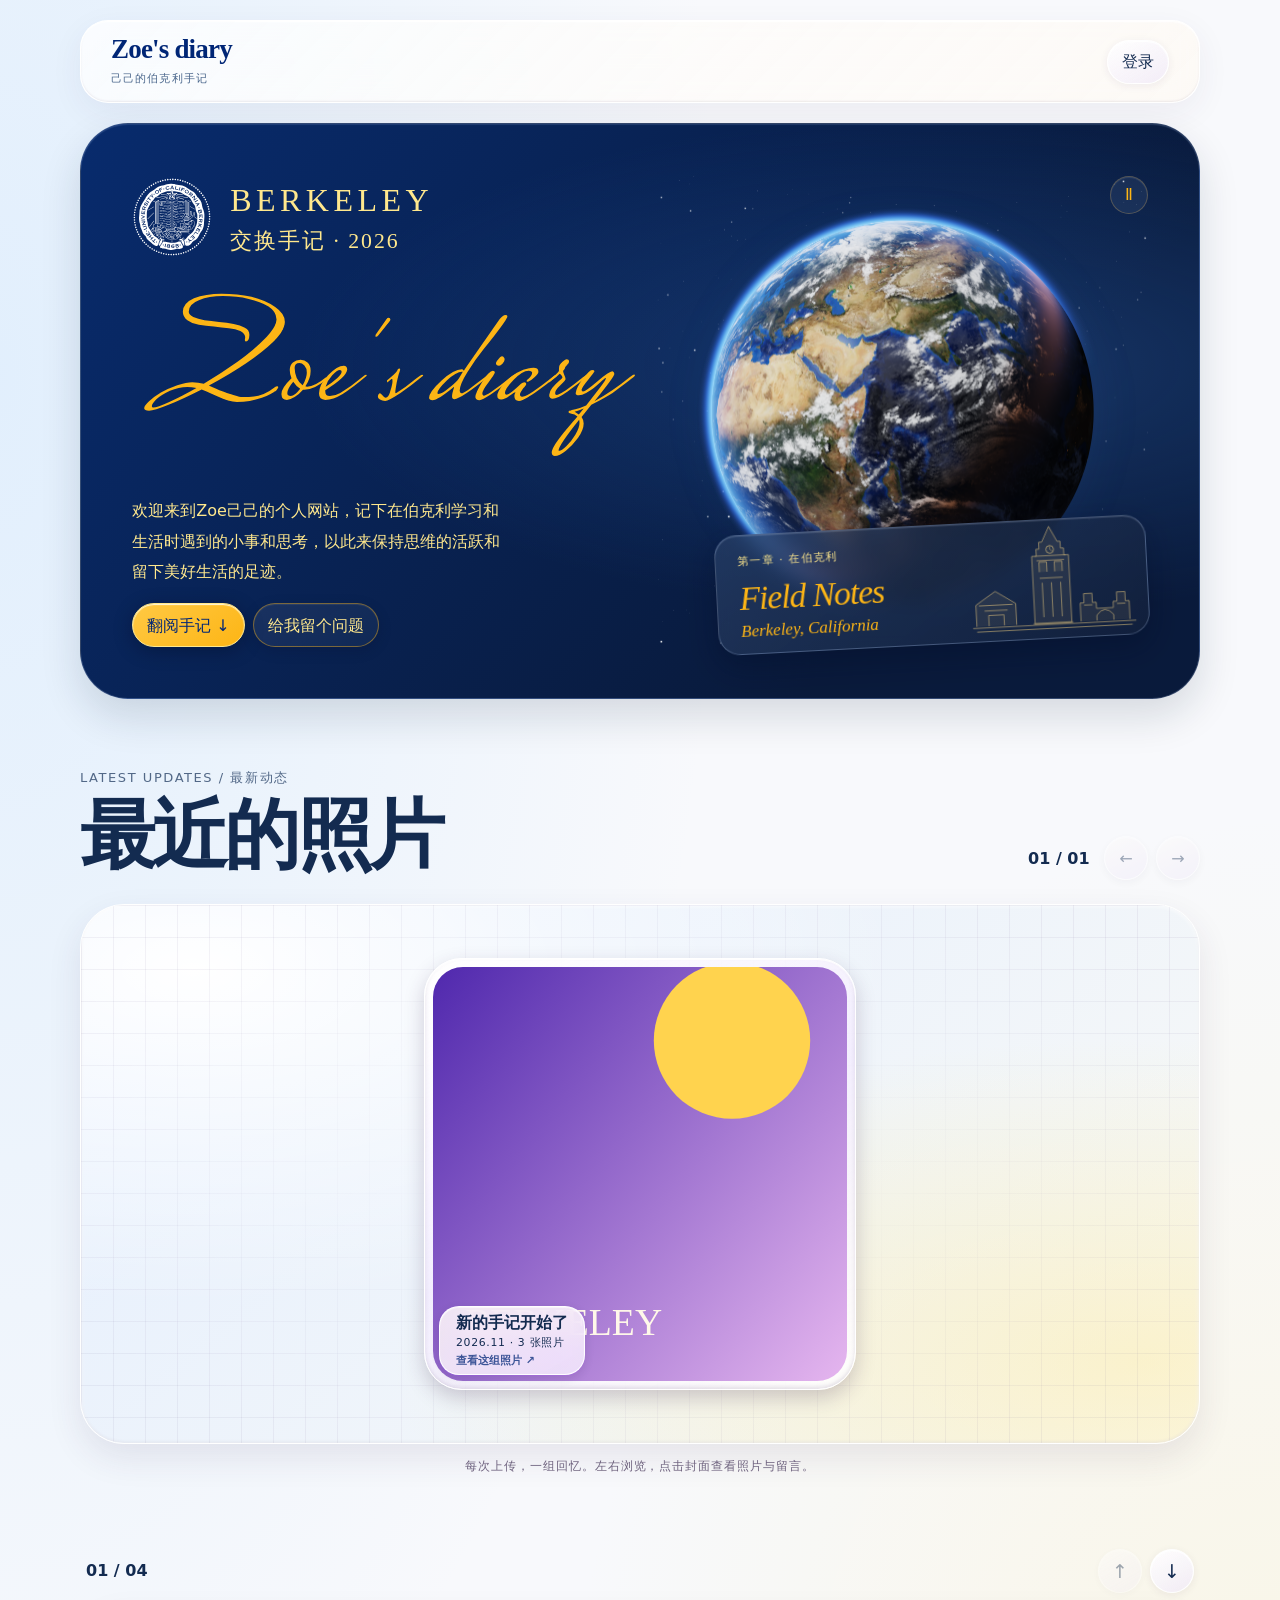
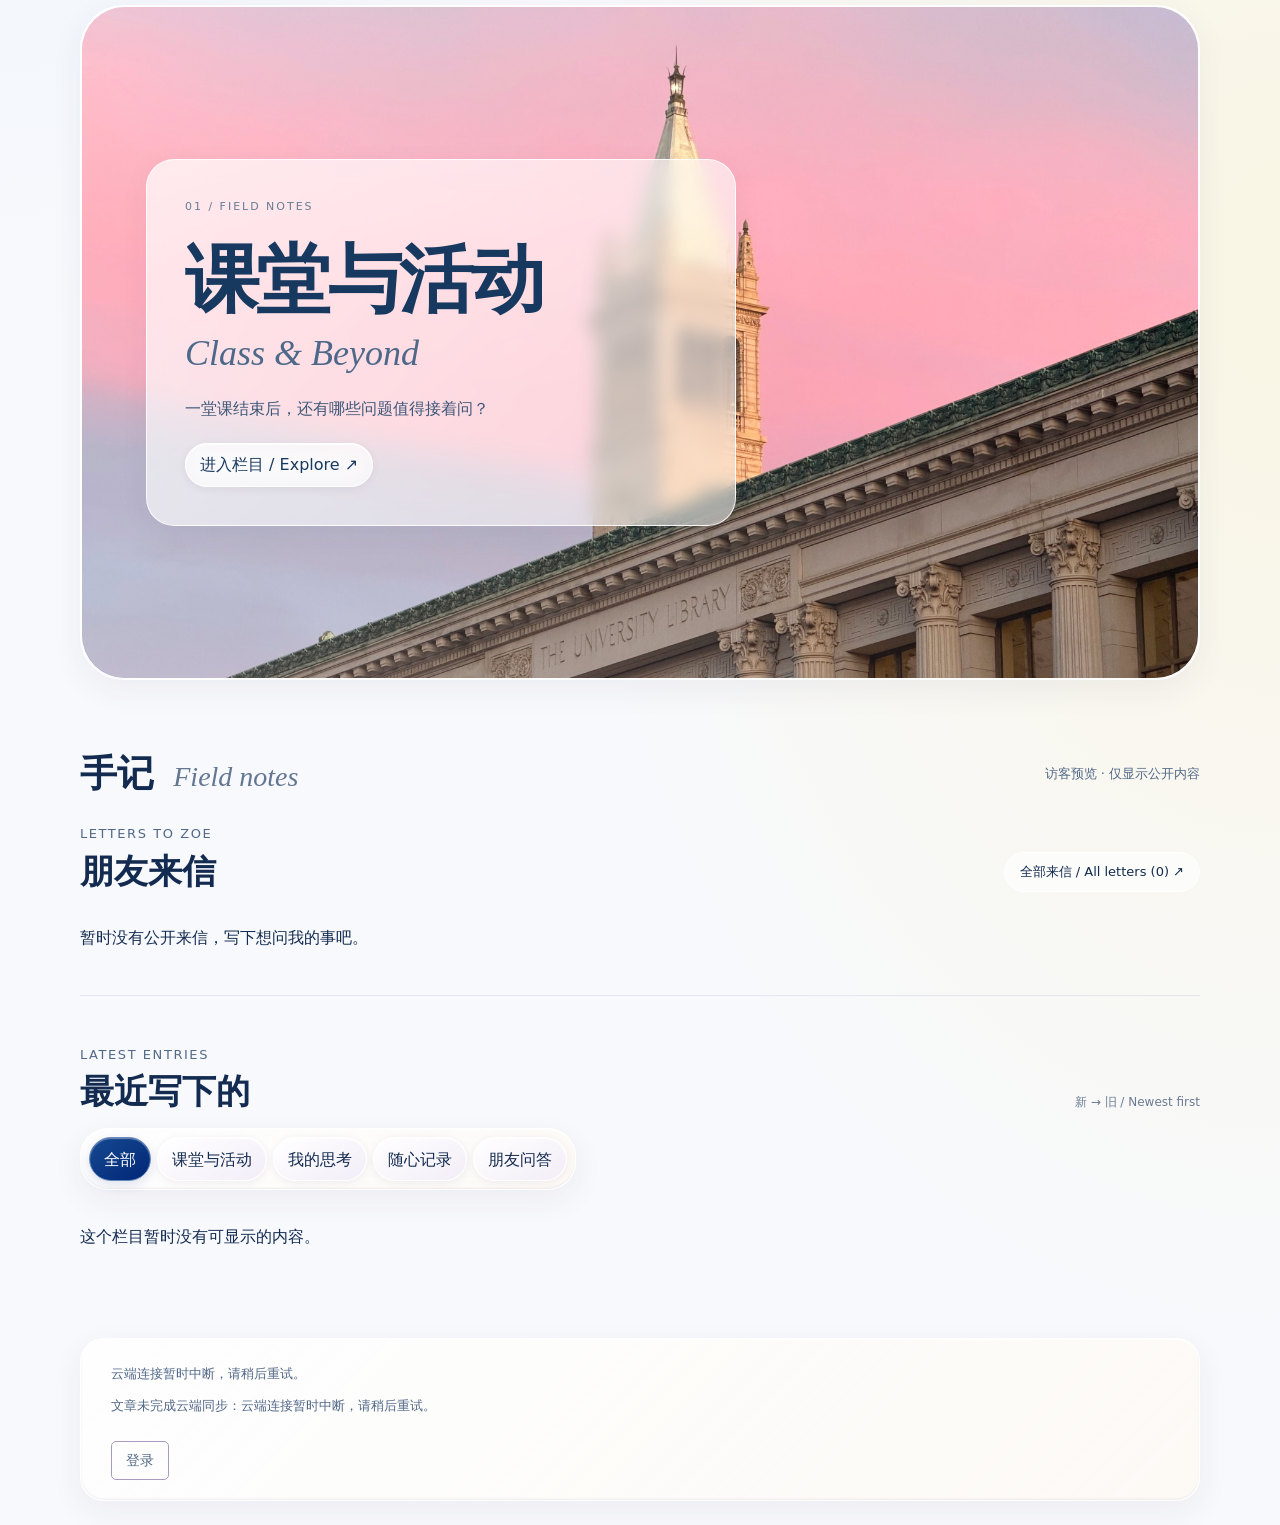
<file: index.html>
<!doctype html><html lang="zh-CN"><head><meta charset="utf-8"><meta name="viewport" content="width=device-width,initial-scale=1"><title>Zoe's diary</title><link rel="canonical" href="https://zoe-517.github.io/zoediary/"><meta http-equiv="refresh" content="0;url=/zoediary/"><script>const target=new URL('/zoediary/',location.origin);target.search=location.search;target.hash=location.hash;location.replace(target.href);</script></head><body><p>网站已移至 <a href="/zoediary/">Zoe's diary</a>。</p></body></html>
</file>
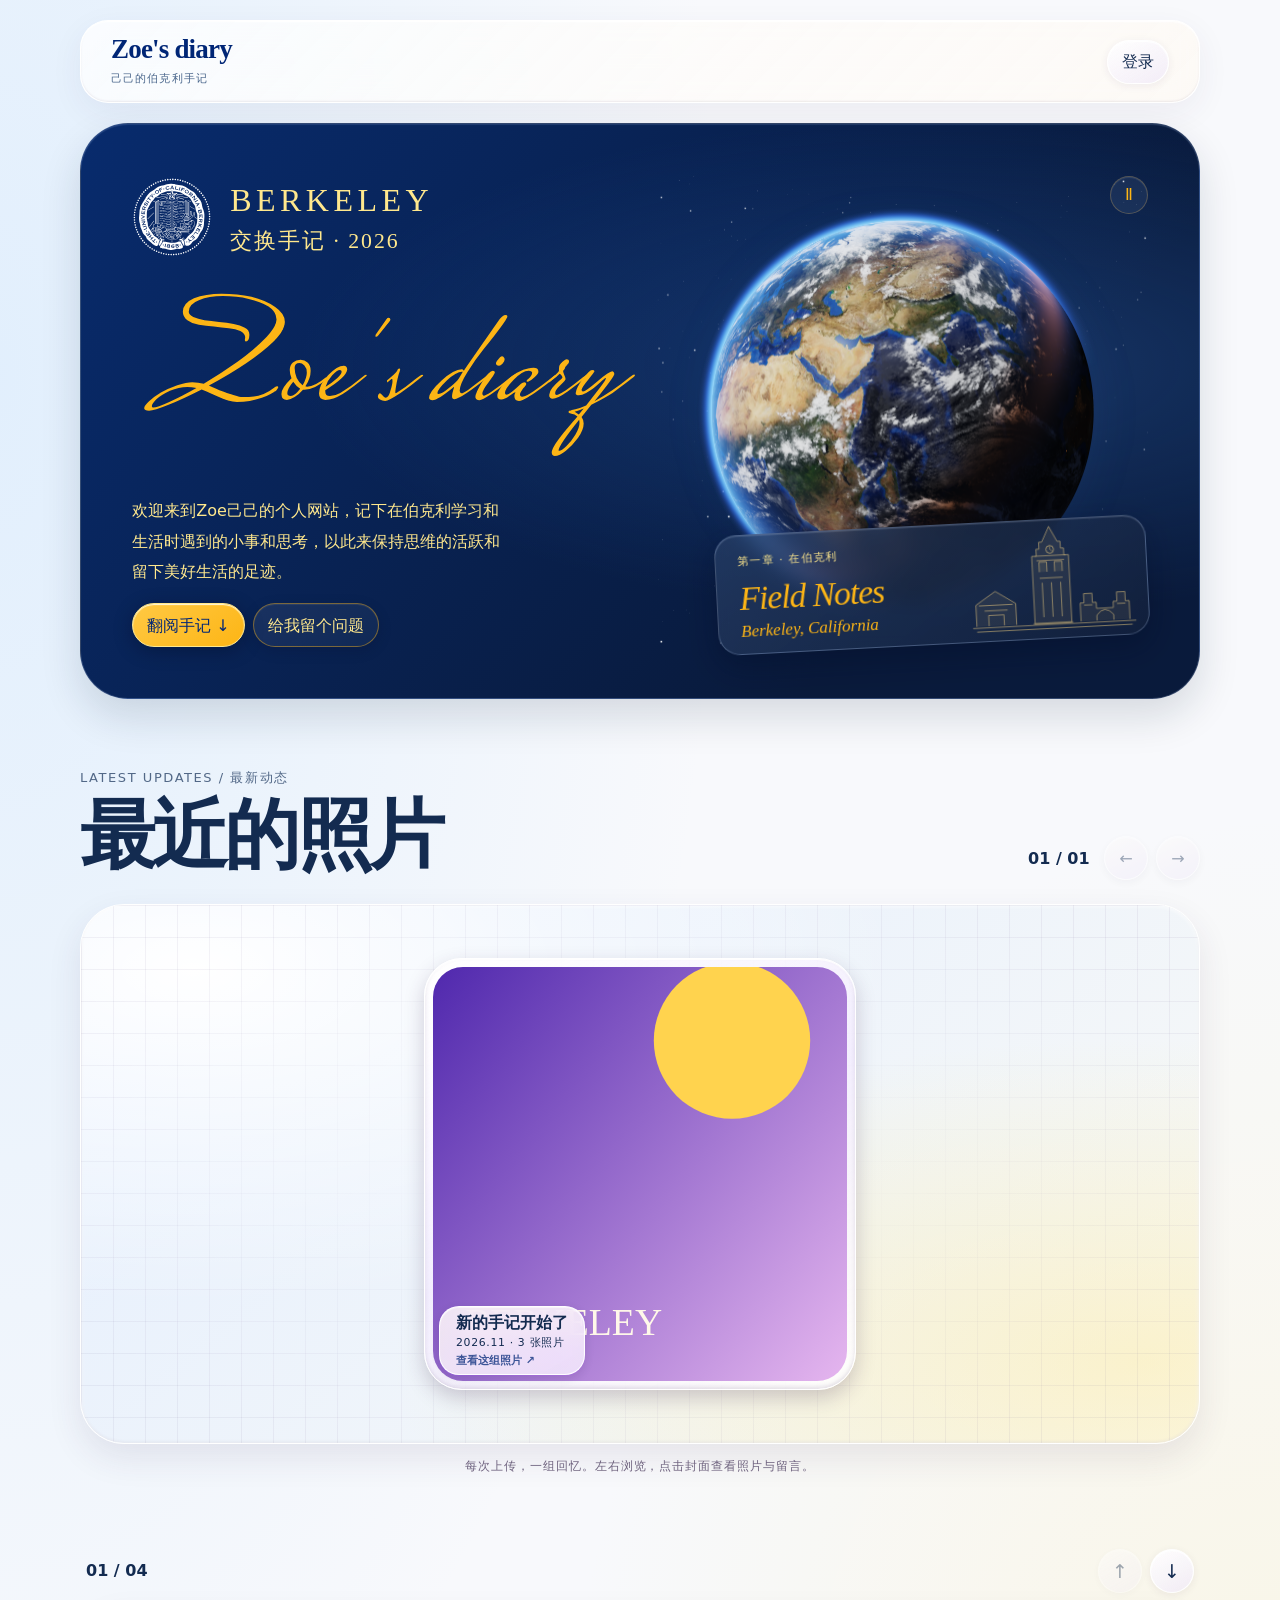
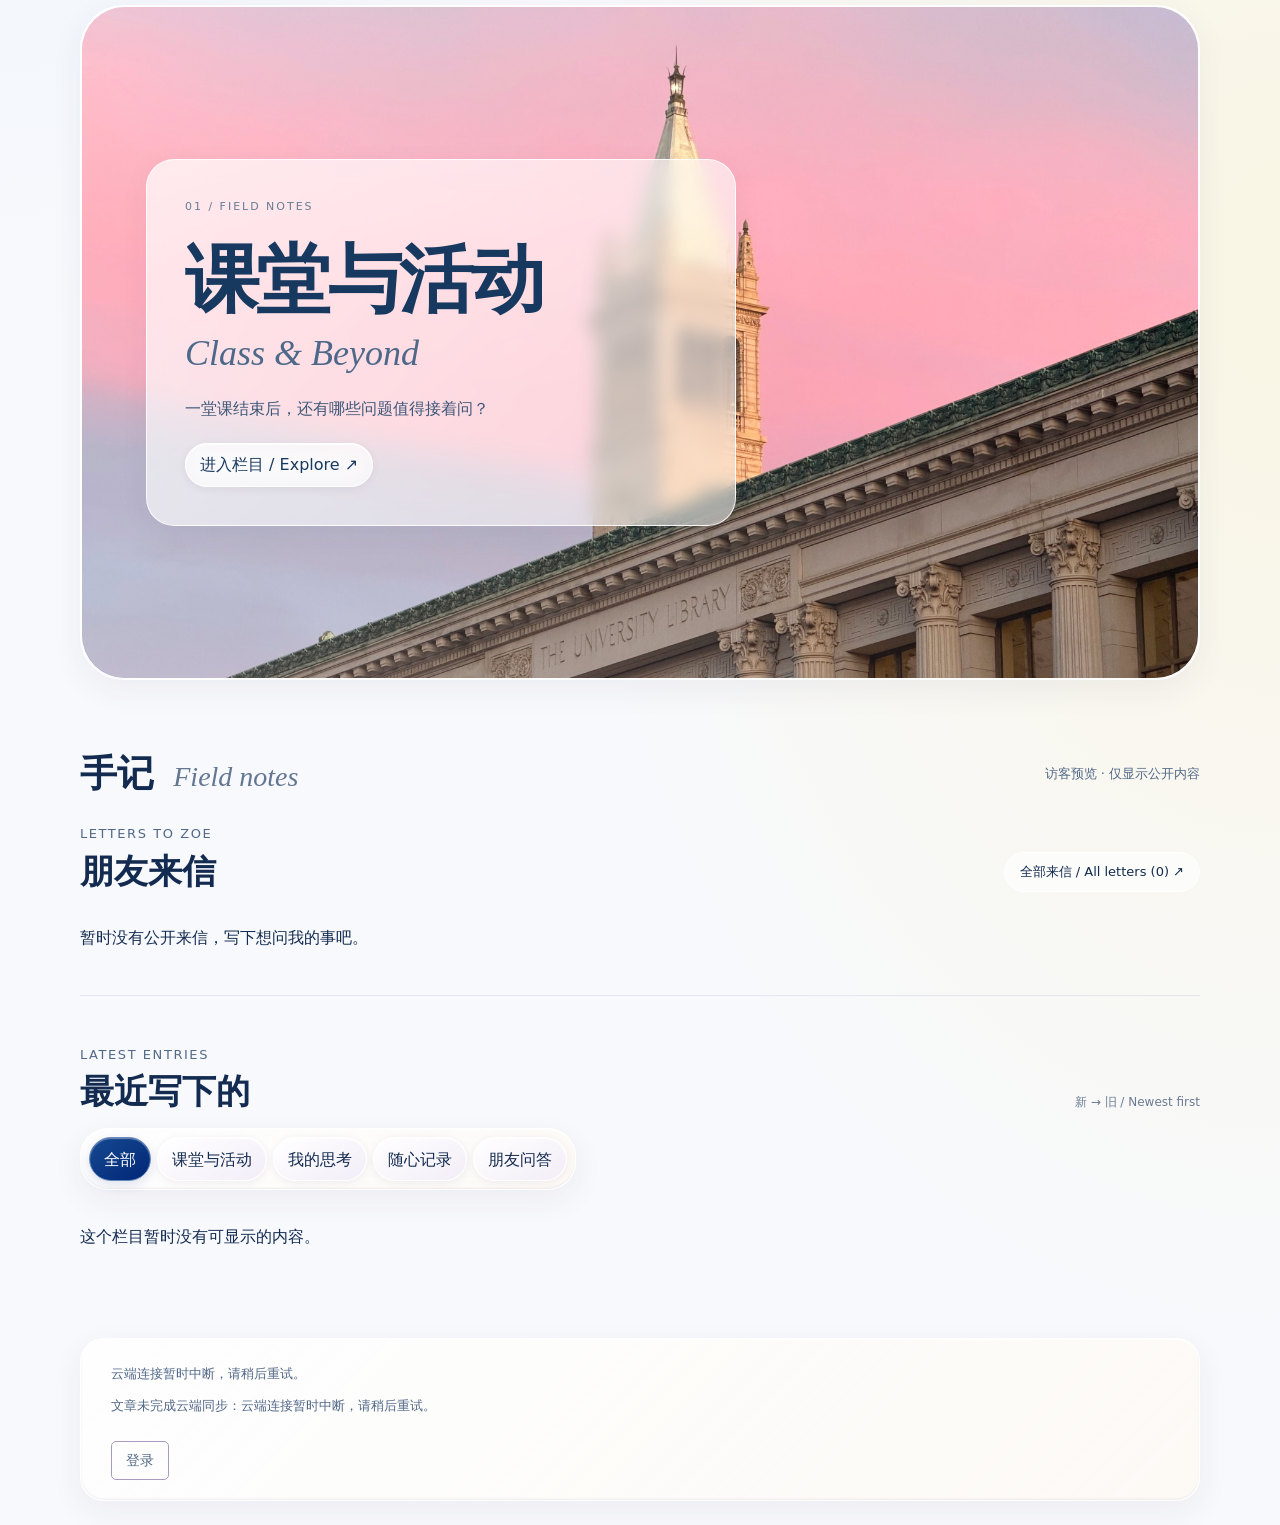
<file: zoediary/index.html>
<!doctype html><html lang="zh-CN"><head><meta charset="utf-8"><meta name="viewport" content="width=device-width,initial-scale=1"><meta name="description" content="Zoe 在伯克利的学习与生活手记"><title>Zoe's diary</title><link rel="stylesheet" href="styles.css?v=independent-1"><link rel="stylesheet" href="diary.css?v=independent-1"><link rel="stylesheet" href="journal.css?v=independent-1"><link rel="canonical" href="https://zoe-517.github.io/zoediary/"></head><body>
<dialog id="intro" aria-label="开场动画"><b id="introCount" aria-hidden="true">100%</b><button type="button" id="skipIntro">跳过开场</button></dialog>
<header><strong lang="en">Zoe's diary<span>己己的伯克利手记</span></strong><button id="loginEntry" type="button">登录</button><button id="authorEntry" type="button" hidden>作者中心</button><button id="openEntryTrash" type="button" hidden>已删除内容</button><button id="mode" hidden>切换访客预览</button><button class="primary" id="new" hidden>＋ 写一篇</button></header>
<main id="homeMain">
  <div class="hero">
    <div class="hero-copy"><div class="hero-identity"><img src="/zoediary/asset-berkeley-seal.svg" width="80" height="80" alt="加利福尼亚大学伯克利分校校徽"><small class="label"><span lang="en">BERKELEY</span><br><span>交换手记 · 2026</span></small></div><h1><button id="titleSignature" type="button" lang="en" aria-label="Zoe's diary，点击重写">Zoe's diary</button></h1><p>欢迎来到Zoe己己的个人网站，记下在伯克利学习和生活时遇到的小事和思考，以此来保持思维的活跃和留下美好生活的足迹。</p><div class="actions"><button class="primary" id="browse">翻阅手记 ↓</button><button id="ask">给我留个问题</button></div></div>
    <div class="hero-orbit">
      <div id="heroGlobe" role="img" aria-label="缓缓旋转的地球，可左右拖动"><div class="globe-placeholder" aria-hidden="true"></div><canvas aria-hidden="true"></canvas></div>
      <button id="globeMotion" type="button" aria-label="暂停地球自动旋转">Ⅱ</button>
      <div class="chapter"><div class="chapter-copy"><small class="label">第一章 · 在伯克利</small><b id="latinSignature" lang="en">Field Notes</b><i>Berkeley, California</i></div>
        <svg class="berkeley-skyline" viewBox="0 0 220 145" fill="none" aria-hidden="true">
          <g fill="currentColor" fill-opacity=".12" stroke="currentColor" stroke-width="1" stroke-linejoin="round">
            <path d="M8 132V104L34 87L60 104V132M12 105H56M19 112H49M24 132V118H44V132"/>
            <path d="M84 132V44H90V35H94V26H98L108 6L118 26H122V35H126V44H132V132Z"/>
            <path d="M88 44H128M90 50H126M93 65V52H103V65M113 65V52H123V65M93 73H123M96 79V124M108 79V124M120 79V124M82 132H134"/>
            <path d="M144 132V108H149V96H160V108H165V116H187V108H192V96H203V108H208V132M165 132V125Q176 111 187 125V132M149 111H160M192 111H203"/>
            <path d="M3 134H216M8 139H211" fill="none"/>
          </g>
          <circle cx="108" cy="36" r="5" stroke="currentColor" stroke-width="1.2"/>
          <path d="M108 32V36L111 38" stroke="currentColor" stroke-width=".8"/>
        </svg>
      </div>
    </div>
  </div>
  <section id="updates" aria-labelledby="updatesTitle">
    <div class="updates-head">
      <div><small class="label">LATEST UPDATES / 最新动态</small><h2 id="updatesTitle">最近的照片</h2></div>
      <div class="actions">
        <span id="updateCount" aria-live="polite">01 / 03</span>
        <button id="updatePrev" aria-label="上一张照片" type="button">←</button>
        <button id="updateNext" aria-label="下一张照片" type="button">→</button>
        <button class="primary" id="addUpdate" type="button">＋ 上传照片</button>
        <button id="openPhotoTrash" type="button" hidden>已删除照片</button>
      </div>
    </div>
    <div id="coverflow" tabindex="0" role="region" aria-roledescription="carousel" aria-label="照片动态，按上传批次浏览，可左右拖动">
      <div class="update-rail"><div class="update-stage"></div></div>
    </div>
    <p class="dragHint">每次上传，一组回忆。左右浏览，点击封面查看照片与留言。</p>
  </section>
  <section id="covers" aria-label="翻阅栏目"><div class="coverbar"><p id="coverCount" aria-live="polite">01 / 04</p><div class="actions"><button id="coverPrev" aria-label="上一个栏目">↑</button><button id="coverNext" aria-label="下一个栏目">↓</button></div></div><div id="coverTrack" tabindex="0" aria-label="栏目封面，可上下滑动"></div></section>
  <section id="notes" tabindex="-1"><div class="bar"><h2>手记 <i>Field notes</i></h2><small id="view">作者视角 · 含私人记录</small></div><section id="pinnedLetters" aria-labelledby="pinnedHeading"><div class="notes-section-head"><div><small class="label">LETTERS TO ZOE</small><h3 id="pinnedHeading">朋友来信</h3></div><button id="allLetters" type="button">全部来信 ↗</button></div><div id="letterHighlights"></div></section><div class="notes-section-head"><div><small class="label">LATEST ENTRIES</small><h3>最近写下的</h3></div><span>新 → 旧 / Newest first</span></div><nav id="tabs" aria-label="手记栏目"></nav><div id="entries"></div></section>
</main>
<main id="journalPage" hidden tabindex="-1">
  <div class="journal-nav"><button id="backToDiary" type="button">← 返回手记 / Back to diary</button><nav id="journalTabs" aria-label="切换手记栏目"></nav><button id="writeLetterFromJournal" hidden type="button">给我写封信 / Write a letter ↗</button></div>
  <div class="journal-heading"><small class="label" id="journalEnglish"></small><h1 id="journalTitle"></h1><p id="journalDescription"></p></div>
  <nav id="classTopics" hidden aria-label="课堂与活动分区"></nav>
  <section id="journalGallerySection" aria-label="栏目文章画廊"><div id="journalGallery" tabindex="0" role="region" aria-roledescription="carousel" aria-label="左右滑动浏览文章"><div class="journal-rail"><div class="journal-stage"></div></div></div><div class="journal-gallery-controls"><button id="journalPrev" type="button" aria-label="上一篇文章">←</button><span id="journalCount" aria-live="polite"></span><button id="journalNext" type="button" aria-label="下一篇文章">→</button></div><p class="journal-hint">左右滑动，点击阅读 / Slide to explore, open to read</p><div id="journalEmpty" hidden><h2>这一页，还在慢慢写。</h2><p>New stories are on their way.</p><button id="writeInTopic" class="primary" type="button">在这里写一篇 ↗</button></div></section>
</main>
<dialog id="articleReader" aria-labelledby="articleHeading"><div class="article-reader-toolbar"><small id="articleCategory"></small><button id="closeArticle" type="button" aria-label="关闭文章">×</button></div><h2 id="articleHeading"></h2><p id="articleDate"></p><div id="articleBody" class="article-prose"></div><section id="articleDiscussion" aria-label="文章评论"><div class="bar"><h3>读后留言</h3><button id="refreshArticleComments" type="button">刷新留言</button></div><p class="discussion-note">留言默认仅你和 Zoe 可见，由 Zoe 决定是否公开；回复跟随原评论的可见范围。</p><div id="articleCommentList" aria-live="polite"></div><form id="articleCommentForm"><label>你的落款（选填）<input name="nickname" maxlength="40" autocomplete="nickname"></label><p id="articleReplyTarget" hidden></p><button id="cancelArticleReply" type="button" hidden>取消回复</button><label>写下你的想法<textarea name="body" required maxlength="2000" placeholder="读到这里，你想到了什么？"></textarea></label><button class="primary" type="submit">发送留言</button><p id="articleCommentStatus" role="status"></p></form></section><div class="article-reader-actions"><button id="previousArticle" type="button">← 上一篇</button><button id="editArticle" type="button">编辑文章</button><button id="editArticleCover" type="button">编辑封面</button><button id="deleteArticleEntry" type="button" hidden>删除文章</button><button id="nextArticle" type="button">下一篇 →</button></div></dialog>
<dialog id="coverEditor" aria-labelledby="coverEditorHeading"><form id="coverForm"><div class="cover-editor-head"><div><small class="label">MAKE IT YOURS</small><h2 id="coverEditorHeading">编辑封面</h2></div><button id="closeCoverEditor" type="button" aria-label="关闭封面编辑">×</button></div><p>封面图片与文字单独保存，不会改动文章正文。</p><div class="cover-editor-layout"><div id="entryCoverPreview" aria-label="封面预览"></div><div><label>封面样式<select name="mode"><option value="auto">默认图片</option><option value="image">自选图片</option><option value="text">纯文字封面</option></select></label><label>封面图片<input name="image" type="file" accept="image/*"></label><label>封面标题（选填）<input name="title" maxlength="100" placeholder="留空沿用原有标题"></label><label>封面副标题（选填）<textarea name="subtitle" maxlength="160" placeholder="一句话、一段心情，或英文小标题"></textarea></label><button id="resetEntryCover" type="button">恢复默认封面</button></div></div><p id="coverSaveStatus" role="status"></p><div class="actions"><button id="saveEntryCover" class="primary" type="submit">保存封面</button><button id="cancelEntryCover" type="button">取消</button></div></form></dialog>
<footer><small id="cloudNotice" role="status">正在连接云端…</small><div class="actions"><button id="importLocal" hidden type="button">同步本机旧照片到云端</button><button id="importLetters" hidden type="button">同步本机旧留言到云端</button></div><small id="articleSyncStatus" role="status">正在连接文章云端…</small><button id="retryArticleSync" type="button" hidden>重试文章同步</button><div class="account-footer"><button id="footerLogin" type="button">登录</button><button id="footerAuthor" type="button" hidden>作者中心</button></div></footer>
<dialog id="loginPanel" aria-labelledby="loginHeading"><div class="bar"><h2 id="loginHeading">Google 登录</h2><button type="button" data-close aria-label="关闭登录说明">×</button></div><p id="loginMessage">公开内容无需登录。只有 Zoe 指定的 Google 账号可以进入作者中心。</p><p>手机和电脑都可以直接通过浏览器登录。</p><a id="accountSignIn" class="account-link primary" target="_top" href="https://zoe-diary.zoe-diary-independent.workers.dev/auth/login">使用 Google 登录</a></dialog>
<dialog id="authorCenter" aria-labelledby="authorHeading"><div class="bar"><div><small>YOUR DIARY, YOUR SPACE</small><h2 id="authorHeading">作者中心</h2></div><button type="button" data-close aria-label="关闭作者中心">×</button></div><p>欢迎回来，Zoe。文章和照片保存在同一个云端，手机与电脑同步。</p><div class="actions author-shortcuts"><button id="authorWrite" class="primary" type="button">写一篇文章</button><button id="authorUpload" type="button">上传一组照片</button><button id="openMigration" type="button">迁移与备份</button><button id="authorLetters" type="button">回复来信</button></div><nav class="author-tabs" aria-label="作者管理内容"><button id="authorArticleTab" type="button" aria-pressed="true">文章管理</button><button id="authorPhotoTab" type="button" aria-pressed="false">照片管理</button></nav><p id="authorCenterStatus" role="status"></p><div id="authorArticleList"></div><div id="authorAlbumList" hidden></div><div class="account-footer"><form method="post" action="/auth/logout"><button type="submit">退出账号</button></form><span>只有作者账号能进入此处。</span></div></dialog>
<dialog id="migrationPanel" aria-labelledby="migrationHeading"><div class="bar"><h2 id="migrationHeading">迁移与备份</h2><button type="button" data-close aria-label="关闭迁移面板">×</button></div><p>导入原网站的完整云端备份，保留私密设置、照片原图、评论和相册顺序。现有的不同内容不会被覆盖。</p><p id="migrationStatus" role="status"></p><input id="migrationFile" type="file" accept=".ndjson" hidden><button id="chooseMigration" type="button">选择原网站备份文件</button><a class="account-link" href="/api/migration/export" download>下载当前云端备份</a></dialog>
<dialog id="editor"><form id="editForm"><h2 id="editHeading">写一篇</h2><label>标题<input name="title" required maxlength="120"></label><div class="meta-fields"><label>栏目<select name="category"></select></label><label>可见范围<select name="visibility"><option value="private">仅自己可见</option><option value="public">所有访客可见</option></select></label></div><div class="meta-fields"><label id="topicLabel" hidden>课堂分区<select name="topic"><option>有趣的经济学小知识</option><option>beyond lecture</option></select></label><label>发表时间<input type="datetime-local" name="publishedAt"><small>未记日期的旧手记可留空</small></label></div><strong id="proseLabel">正文</strong><div class="actions prose-tools" role="group" aria-label="正文排版"><button type="button" data-format="formatBlock" data-value="p">正文</button><button type="button" data-format="formatBlock" data-value="h4">小标题</button><button type="button" data-format="bold">加粗</button><button type="button" data-format="italic">斜体</button><button type="button" data-format="insertUnorderedList">列表</button><button type="button" data-format="justifyLeft">左对齐</button><button type="button" data-format="justifyCenter">居中</button><button type="button" id="photo">＋ 相册图片</button><input hidden type="file" id="photos" accept="image/*" multiple></div><div id="imageTools" class="actions prose-tools" role="group" aria-label="图片排版" hidden><label class="image-size">图片宽度 <output id="imagePercent" for="imageSize"></output><input id="imageSize" type="range" min="10" max="100" step="1"></label><button type="button" data-image-align="left">左侧环绕</button><button type="button" data-image-align="center">居中独占</button><button type="button" data-image-align="right">右侧环绕</button><button type="button" id="removePhoto">移除图片</button><input id="imageAlt" aria-label="图片说明" placeholder="图片说明（选填）"></div><div id="prose" class="article-prose" contenteditable="true" role="textbox" aria-multiline="true" aria-labelledby="proseLabel"></div><label id="replyLabel">公开回复<textarea name="reply"></textarea></label><div class="actions"><button class="primary">保存</button><button type="button" data-close>取消</button></div></form></dialog>
<dialog id="question"><form id="askForm"><h2 id="askHeading">给己己写封信</h2><button id="openSentLetters" type="button">我寄出的信</button><p>信会先进入私人收件箱，由己己决定是否公开回复。公开回复后，填写的落款也会随信展示。</p><label>落款（选填）<input name="nickname" maxlength="40"></label><label>想问什么？<textarea name="message" required maxlength="2000" placeholder="亲爱的己己，"></textarea></label><div class="actions"><button class="primary">折好信纸并寄出</button><button type="button" data-close>取消</button></div></form></dialog>
<dialog id="updateEditor"><form id="updateForm"><h2>上传一组新动态</h2><p>一次选择的照片会合成一组动态，第一张作为封面，最新上传的一组排在最前。每组最多 50 张。</p><label>这组照片的标题（选填）<input name="caption" maxlength="80" placeholder="例如：周末去了 Big Sur"></label><label>照片<input name="images" type="file" accept="image/*" multiple required></label><div class="actions"><button class="primary">添加到首页</button><button type="button" data-close>取消</button></div></form></dialog>
<dialog id="albumReader" aria-labelledby="albumHeading">
  <div class="album-toolbar"><div><small class="label">A LITTLE MOMENT / 照片手记</small><h2 id="albumHeading"></h2><p id="albumMeta"></p><button id="openAlbumManager" type="button" hidden>管理这组照片</button></div><button id="closeAlbum" type="button" aria-label="关闭照片组">×</button></div>
  <div class="album-layout">
    <div class="album-photos"><div id="swipeStack" role="group" aria-label="这组照片，可左右滑动"></div><div class="album-controls"><button id="albumPrev" type="button" aria-label="上一张组内照片">←</button><span id="albumCount" aria-live="polite"></span><button id="albumNext" type="button" aria-label="下一张组内照片">→</button></div><p class="stack-hint">左右滑动照片，或使用方向键</p><p id="photoCaption"></p><div class="photo-author-actions" id="photoAuthorActions" hidden><button id="manageAlbumFromPhoto" type="button">增加或删除照片</button><button id="editPhotoText" type="button">编辑标题与说明</button><button id="deletePhoto" type="button">删除这张照片</button></div><p id="photoManageStatus" role="status"></p></div>
    <section class="photo-conversation" aria-labelledby="commentsHeading"><div class="conversation-heading"><h3 id="commentsHeading">照片旁的悄悄话</h3><button id="refreshComments" type="button" aria-label="刷新照片评论">↻</button></div><p class="comment-note">每张照片有自己的留言，评论与回复对访客可见。</p><div id="photoComments" role="log" aria-live="polite" aria-label="照片评论"></div><p id="commentStatus" role="status"></p><form id="commentForm"><div id="replyContext" hidden><span></span><button id="cancelReply" type="button" aria-label="取消回复">×</button></div><label>你的昵称（选填）<input id="commentNickname" name="nickname" maxlength="40" autocomplete="nickname" placeholder="一位朋友"></label><label id="commentBodyLabel" for="commentBody">写一条评论</label><textarea id="commentBody" name="body" required maxlength="1000" placeholder="留下这一刻的心情…"></textarea><div class="actions"><button class="primary" id="sendComment" type="submit">发送评论 ↗</button><span class="comment-sending" hidden aria-label="正在发送"><i></i><i></i><i></i></span></div></form></section>
  </div>
</dialog>
<dialog id="photoTextEditor" aria-labelledby="photoTextHeading"><form id="photoTextForm"><h2 id="photoTextHeading">编辑照片文字</h2><label>这组照片的标题<input name="title" maxlength="80" required></label><label>当前照片的说明<textarea name="caption" maxlength="500" placeholder="记下照片里的故事…"></textarea></label><p id="photoTextStatus" role="status"></p><div class="actions"><button class="primary" type="submit">保存文字</button><button id="cancelPhotoText" type="button">取消</button></div></form></dialog>
<dialog id="commentEditor" aria-labelledby="commentEditorHeading"><form id="commentEditForm"><h2 id="commentEditorHeading">编辑评论</h2><label id="commentEditLabel">评论内容<textarea name="body" maxlength="1000" required></textarea></label><p id="commentDeleteNote" hidden>删除后会隐藏评论内容，已有回复保留。你可以点击“恢复评论”撤销删除。</p><p id="commentEditStatus" role="status"></p><div class="actions"><button id="saveCommentEdit" class="primary" type="submit">保存评论</button><button id="cancelCommentEdit" type="button">取消</button></div></form></dialog>
<dialog id="photoDeleteConfirm" aria-labelledby="photoDeleteHeading"><h2 id="photoDeleteHeading">删除这张照片？</h2><p>照片将从动态中移除。你可以在“已删除照片”中恢复，原有留言也会保留。</p><p id="photoDeleteStatus" role="status"></p><div class="actions"><button id="confirmPhotoDelete" class="primary" type="button">移入已删除照片</button><button id="cancelPhotoDelete" type="button">保留照片</button></div></dialog>
<dialog id="photoTrash" aria-labelledby="photoTrashHeading"><div class="bar"><h2 id="photoTrashHeading">已删除照片</h2><button id="closePhotoTrash" type="button" aria-label="关闭已删除照片">×</button></div><p id="photoTrashStatus" role="status"></p><div id="photoTrashList"></div></dialog>
<dialog id="letterReader" aria-labelledby="letterHeading">
  <div class="letter-toolbar"><h2 id="letterHeading">朋友来信</h2><button type="button" id="closeLetter" aria-label="关闭来信">×</button></div>
  <p id="letterSender" class="letter-sender" hidden></p>
  <div class="envelope-scene">
    <div class="envelope-back"></div>
    <div class="folded-letter" aria-hidden="true"><div class="paper-fold fold-top"></div><div class="paper-fold fold-middle"></div><div class="paper-fold fold-bottom"></div></div>
    <div class="envelope-front"><span>TO 己己</span><p>一封朋友的来信</p><div class="envelope-folds" aria-hidden="true"></div><i class="wax-seal" aria-hidden="true">♥</i></div>
    <button id="tearStrip" class="tear-strip" type="button" aria-label="撕开信封"><span>向左拖动撕开 ←</span></button>
  </div>
  <div class="letter-content" hidden tabindex="-1"><div class="paper-ornament" aria-hidden="true"></div><p class="letter-date"></p><h3></h3><div class="letter-message"></div><div class="letter-reply"></div></div>
  <p class="tear-hint">拖动撕条，或点击撕开信封</p><button id="replyLetterEntry" type="button" hidden>回复</button><button id="deleteLetterEntry" type="button" hidden>删除来信</button>
</dialog>
<dialog id="albumManager" aria-labelledby="albumManagerHeading"><div class="bar"><div><small>PHOTO COLLECTION</small><h2 id="albumManagerHeading">管理这组照片</h2></div><button id="closeAlbumManager" type="button" aria-label="关闭照片管理">×</button></div><p id="albumManagerTitle"></p><p>追加的照片会留在这一组，照片组的发布时间保持不变。删除的照片可以从首页“已删除照片”恢复。</p><button id="appendAlbumPhotos" class="primary" type="button">添加照片到这一组</button><input id="albumNewPhotos" type="file" accept="image/*" multiple hidden><p class="album-sort-note">按住“拖动排序”调整位置，松手后自动保存；也可用前移、后移按钮。封面可单独选择，顺序和封面会同步到手机、电脑及访客页面。</p><p id="albumManagerStatus" role="status"></p><div id="albumManagerGrid"></div></dialog><dialog id="entryDeleteConfirm" aria-labelledby="entryDeleteHeading"><h2 id="entryDeleteHeading">删除内容？</h2><p id="entryDeleteTitle"></p><p>删除后会从页面隐藏，你可以在顶部的“已删除内容”中恢复。</p><p id="entryDeleteStatus" role="status"></p><div class="actions"><button id="confirmEntryDelete" class="primary" type="button">删除并保留恢复副本</button><button id="cancelEntryDelete" type="button">取消</button></div></dialog><dialog id="entryTrash" aria-labelledby="entryTrashHeading"><div class="bar"><h2 id="entryTrashHeading">已删除内容</h2><button id="closeEntryTrash" type="button" aria-label="关闭已删除内容">×</button></div><p id="entryTrashStatus" role="status"></p><div id="entryTrashList"></div></dialog><dialog id="letterReplyEditor" aria-labelledby="letterReplyHeading"><form id="letterReplyForm"><h2 id="letterReplyHeading">回复来信</h2><p id="replySender"></p><div id="replyOriginal" class="reply-original article-prose"></div><p class="discussion-note">这是对方的原文，只有写信人可以修改。</p><label>你的回复<textarea name="reply" maxlength="5000" placeholder="亲爱的朋友，"></textarea></label><label>可见范围<select name="visibility"><option value="private">仅自己与写信人可见</option><option value="public">公开来信与回复</option></select></label><p id="letterReplyStatus" role="status"></p><div class="actions"><button class="primary" type="submit">保存回复</button><button type="button" data-close>取消</button></div></form></dialog><dialog id="sentLetters" aria-labelledby="sentLettersHeading"><div class="bar"><h2 id="sentLettersHeading">我寄出的信</h2><button type="button" data-close aria-label="关闭">×</button></div><p>登录寄信时的同一账号，或使用寄信时的设备与浏览器，可以修改自己的原文。修改后会转为私密，等待 Zoe 再次决定是否公开。</p><div id="sentLetterList"></div><p id="sentLettersStatus" role="status"></p></dialog><script src="pages-config.js"></script><script src="stationery.js?v=independent-1"></script><script src="letters.js?v=independent-1"></script><script src="journal-data.js?v=independent-1"></script><script src="script.js?v=independent-1"></script><script src="journal.js?v=independent-1"></script><script src="cover-editor.js?v=independent-1"></script><script src="entry-management.js?v=independent-1"></script><script src="articles.js?v=independent-1"></script><script src="signature.js?v=independent-1"></script><script src="albums.js?v=independent-1"></script><script src="author.js?v=independent-1"></script><script src="migration-ui.js?v=independent-1"></script><script src="discussion.js?v=independent-1"></script><script src="garden.js?v=independent-1"></script><script type="module" src="earth.js?v=independent-1"></script></body></html>
</file>
<file: zoediary/styles.css>
:root{--violet:#4821aa;--gold:#ffd34e;--paper:#fff8e9;--ink:#272348;--ease-out:cubic-bezier(.23,1,.32,1);--ease-in-out:cubic-bezier(.77,0,.175,1)}
*{box-sizing:border-box}body{margin:0;background:var(--paper);color:var(--ink);font:16px/1.7 "Noto Sans SC",system-ui,sans-serif}header,main,footer{width:min(1120px,90%);margin:auto}header{min-height:76px;display:flex;flex-wrap:wrap;align-items:center;gap:15px;border-bottom:1px solid #d9cfe6}header strong{margin-right:auto;font-family:serif;font-size:23px}button,input,textarea,select{font:inherit;color:inherit}button{cursor:pointer;border:1px solid #a99abf;padding:7px 14px;background:transparent;border-radius:5px;transition:background-color .2s ease,transform .2s var(--ease-out)}button:hover{background:#f1dcff;transform:translateY(-2px)}button:focus-visible,a:focus-visible,#coverflow:focus-visible{outline:2px solid #4821aa;outline-offset:3px}.primary{background:var(--violet);color:#fff7e7;border-color:var(--violet)}.primary:hover{background:#602ecf}.hero{min-height:calc(100svh - 76px);display:grid;grid-template-columns:1fr .56fr;align-items:center;gap:4%;padding:clamp(24px,5vw,76px);background:var(--violet);color:var(--paper);box-shadow:0 0 0 100vmax var(--violet);clip-path:inset(0 -100vmax);margin:0 0 64px;isolation:isolate}.hero p,.hero .label{color:var(--paper)}h1,h2,h3{font-family:"Noto Serif SC",Songti SC,serif;line-height:1.18}h1{font-size:clamp(52px,10.4vw,155px);line-height:.98;margin:14px 0 24px;font-weight:900;letter-spacing:-.05em}h2{font-size:37px;margin:0}.hero p{max-width:36ch}.hero .primary{background:var(--gold);color:var(--ink);border-color:var(--gold)}.hero #ask{color:var(--paper);border-color:var(--gold)}.hero #ask:hover{color:var(--ink)}.chapter{background:var(--gold);color:var(--violet);box-shadow:10px 10px 0 #272348;min-height:240px;padding:30px;display:flex;flex-direction:column;justify-content:space-between;transform:rotate(2deg);transition:transform .25s var(--ease-out)}.chapter:hover{transform:rotate(0)}.chapter b{font:clamp(38px,6vw,75px)/.95 Georgia,serif;letter-spacing:-.08em}.chapter i{font:italic 30px Georgia,serif}.label,small{font-size:13px;color:#544865}.label{letter-spacing:.12em}nav,.bar,.actions{display:flex;flex-wrap:wrap;gap:8px;align-items:center}.bar{justify-content:space-between;gap:18px;margin-bottom:18px}section{margin-bottom:72px;scroll-margin:20px}nav{margin-bottom:17px}#entries{display:grid;grid-template-columns:repeat(2,minmax(0,1fr));gap:14px}article{background:#f0e6ff;border:0;padding:24px;border-radius:12px;transition:transform .2s var(--ease-out)}article:hover{transform:translateY(-3px)}article[data-category="课堂与活动"]{background:#ffeb9d}article[data-category="随心记录"]{background:#d5f4e3}article[data-category="朋友问答"]{background:#ffdbdf}article h3{font-size:26px;margin:10px 0;overflow-wrap:anywhere}article p{white-space:pre-wrap;margin:8px 0 16px}footer{border-top:1px solid #d9cfe6;padding:20px 0 36px}dialog{width:min(600px,92vw);max-height:90vh;border:1px solid #a6b9a8;background:#faf9f4;color:inherit;padding:24px}dialog::backdrop{background:#20362b88}form label{display:grid;margin:12px 0;gap:4px}input,textarea,select{width:100%;background:#fff;border:1px solid #bfcbbd;border-radius:4px;padding:8px}textarea{min-height:110px;resize:vertical}[hidden]{display:none!important}
.coverbar{display:flex;align-items:center;justify-content:space-between;gap:12px;margin-bottom:12px}.coverbar p{margin:0;font-weight:700;font-variant-numeric:tabular-nums}.coverbar button{font-size:19px;min-width:44px;padding:4px 9px}.coverbar button:disabled{opacity:.4;cursor:default;transform:none}#coverTrack{display:flex;flex-direction:column;height:75svh;overflow-y:auto;scroll-snap-type:y mandatory;scrollbar-width:none;border:1px solid var(--violet);position:relative}#coverTrack::-webkit-scrollbar{display:none}.cover{scroll-snap-align:start;flex:0 0 100%;min-width:0;min-height:0;scroll-snap-stop:always;background:var(--cover-bg);color:var(--cover-ink);display:grid;grid-template-columns:1fr .48fr;align-items:center;gap:20px;padding:clamp(22px,5vw,72px);overflow:hidden}.cover h2{font-size:clamp(44px,10vw,130px);letter-spacing:-.07em;font-weight:900;margin:0 0 12px}.cover p{max-width:26ch}.cover button{border-color:currentColor;color:inherit}.cover button:hover{background:#ffffff29}.cover-mark{font:900 clamp(100px,21vw,305px)/.8 Georgia,serif;text-align:center;color:transparent;-webkit-text-stroke:2px var(--cover-ink);transform:rotate(-9deg) scale(1.15);transition:transform .35s var(--ease-out);pointer-events:none}.cover:hover .cover-mark,.cover:focus-within .cover-mark{transform:rotate(4deg) scale(1.23)}
#intro{position:fixed;inset:0;z-index:10;background:var(--violet);color:var(--gold);display:none;width:100%;height:100%;max-width:none;max-height:none;margin:0;border:0;align-content:center;justify-items:center;gap:18px}#intro[open]{display:grid}#intro b{font:900 clamp(90px,24vw,350px)/.9 Georgia,serif;font-variant-numeric:tabular-nums}#intro button{color:inherit;border-color:currentColor}
#editor{width:min(1050px,94vw);max-height:94dvh;border:0;border-radius:14px;background:#fffaf3;padding:clamp(16px,4vw,36px)}.meta-fields{display:grid;grid-template-columns:1fr 1fr;gap:12px}.article-prose{display:flow-root;overflow-wrap:anywhere;white-space:pre-wrap}.article-prose p{margin:0 0 .7em}.article-prose h4{font-size:1.25em;margin:.65em 0}.article-prose img{display:block;height:auto;max-width:100%;margin:.6em auto;border-radius:6px}.article-prose img[data-align="left"]{float:left;margin:.3em 1em .6em 0}.article-prose img[data-align="right"]{float:right;margin:.3em 0 .6em 1em}.article-prose img[data-selected]{outline:3px solid #7745db;outline-offset:3px}#prose{min-height:48dvh;border:1px solid #c5b7d7;border-radius:8px;background:white;padding:clamp(12px,3vw,28px);margin:8px 0 16px}#prose:focus{outline:2px solid #7745db;outline-offset:1px}#prose:empty:before{content:"在这里写正文，点击「相册图片」可在光标处插图。";color:#716681;pointer-events:none}.prose-tools{margin:8px 0}.prose-tools button{padding:4px 9px;font-size:14px}.prose-tools .image-size{display:flex;flex-wrap:wrap;align-items:center;gap:8px;margin:0}.image-size input{width:115px;padding:0;accent-color:#4821aa}#imageAlt{width:auto;max-width:100%;flex:1 1 150px}#notes{scroll-margin-top:12px}
.updates-head{display:flex;align-items:end;justify-content:space-between;gap:2rem;margin-bottom:1.5rem}
.updates-head h2{font-size:clamp(38px,6vw,76px);letter-spacing:-.05em}
.updates-head .actions{justify-content:flex-end}
.updates-head span{font-weight:700;font-variant-numeric:tabular-nums;margin-right:.4rem}
.updates-head button {
  min-height: 44px;
  border: 1px solid #fff;
  border-radius: 999px;
  background: linear-gradient(155deg, #fffdf9, #eee8fa);
  box-shadow: inset 0 1px 0 #fff, 0 3px 10px #30214b18;
}
.updates-head #updatePrev, .updates-head #updateNext { min-width: 44px; }
.updates-head #addUpdate {
  color: #fff;
  border-color: #9b7ad8;
  background: linear-gradient(160deg, #7851c2, var(--violet));
  box-shadow: inset 0 1px 1px #ffffff6b, 0 3px 10px #4821aa2c;
}
#coverflow {
  --update-size: min(432px, 64svh, 64vw);
  height: calc(var(--update-size) + clamp(48px, 12svh, 120px));
  position: relative;
  overflow-x: auto;
  overflow-y: hidden;
  overscroll-behavior-x: contain;
  scrollbar-width: none;
  scroll-snap-type: x mandatory;
  background:
    radial-gradient(ellipse at 11% 5%, #fff9 0%, transparent 47%),
    radial-gradient(ellipse at 86% 86%, #f1d7ec 0%, transparent 48%),
    radial-gradient(ellipse at 16% 75%, #d4ddec 0%, transparent 50%),
    linear-gradient(144deg, #f7f4ee 18%, #e6ddf2 72%, #f6e9e6);
  border: 1px solid #fff;
  border-radius: clamp(24px, 4vw, 44px);
  box-shadow: inset 0 1px 4px #fffe, inset 0 -1px 3px #57466a20, 0 14px 34px #39244d19;
}
#coverflow::-webkit-scrollbar { display: none; }
#coverflow.is-dragging { scroll-snap-type: none; cursor: grabbing; }
.update-rail { position: relative; width: var(--update-track-width, 100%); height: 100%; }
.update-stage {
  position: sticky;
  left: 0;
  width: var(--update-viewport, 100%);
  height: 100%;
  perspective: 1400px;
  overflow: clip;
}
.update-stage::before {
  content: "";
  position: absolute;
  inset: 0;
  pointer-events: none;
  background:
    linear-gradient(#74649215 1px, transparent 1px),
    linear-gradient(90deg, #74649215 1px, transparent 1px);
  background-size: 32px 32px;
  mask-image: radial-gradient(ellipse at 50% 50%, transparent 20%, #000 84%);
}
.update-snap { position: absolute; top: 0; width: 1px; height: 1px; scroll-snap-align: start; pointer-events: none; }
.update-card {
  --glass-inset: clamp(4px, .65vw, 8px);
  position: absolute;
  inset: 50% auto auto 50%;
  margin: 0;
  width: var(--update-size);
  aspect-ratio: 1;
  overflow: hidden;
  border: 1px solid #fff;
  border-radius: clamp(20px, 3vw, 38px);
  background: linear-gradient(150deg, #fff 0%, #f4ebffb3 50%, #ffffffdf 100%);
  box-shadow: inset 0 1px 1px #fff, inset 0 -2px 4px #593f742b, 0 8px 20px #39244d38;
}
.update-card img {
  position: absolute;
  inset: var(--glass-inset);
  width: calc(100% - 2 * var(--glass-inset));
  height: calc(100% - 2 * var(--glass-inset));
  object-fit: cover;
  border-radius: calc(clamp(20px, 3vw, 38px) - var(--glass-inset));
  user-select: none;
}
.update-card::after {
  content: "";
  position: absolute;
  inset: var(--glass-inset);
  border-radius: calc(clamp(20px, 3vw, 38px) - var(--glass-inset));
  background: #302048;
  opacity: var(--update-shade, 0);
  box-shadow: inset 0 1px 0 #fff7;
  pointer-events: none;
}
.update-card figcaption {
  position: absolute;
  z-index: 1;
  inset: auto calc(var(--glass-inset) + 6px) calc(var(--glass-inset) + 6px);
  width: fit-content;
  max-width: calc(100% - 2 * (var(--glass-inset) + 6px));
  padding: .4rem clamp(.65rem, 1.3vw, 1rem);
  color: var(--ink);
  background: #fff9f0ed;
  border: 1px solid #fffe;
  border-radius: clamp(13px, 2vw, 20px);
  box-shadow: inset 0 1px 1px #fff9, 0 3px 10px #21133c20;
  font-weight: 600;
  font-size: clamp(.78rem, 2.8vw, 1rem);
  line-height: 1.25;
  overflow-wrap: anywhere;
  pointer-events: none;
}
@supports (backdrop-filter: blur(8px)) or (-webkit-backdrop-filter: blur(8px)) {
  .update-card figcaption {
    background: linear-gradient(150deg, #fffcf5db, #f3eafbde);
    -webkit-backdrop-filter: blur(10px) saturate(145%);
    backdrop-filter: blur(10px) saturate(145%);
  }
}
.update-card time { display: block; margin-top: .15rem; font-size: .68rem; letter-spacing: .06em; font-weight: 400; }
.update-pick { position: absolute; z-index: 1; inset: 0; width: 100%; border: 0; border-radius: inherit; background: none; }
.update-pick:hover, .update-pick:active { background: none; transform: none; }
.update-pick:focus-visible { outline: 3px solid var(--violet); outline-offset: -5px; }
.update-empty { position: absolute; inset: 0; display: grid; place-content: center; padding: 1rem; text-align: center; color: var(--ink); }
.dragHint { text-align: center; color: #716681; font-size: .75rem; letter-spacing: .08em; }
.visitor #addUpdate { display: none; }
#updatePrev:disabled, #updateNext:disabled { opacity: .4; cursor: default; transform: none; }
@media (hover: hover) and (pointer: fine) {
  #coverflow:not(.is-dragging) { cursor: grab; }
  .updates-head button:not(:disabled):hover { box-shadow: inset 0 1px 1px #fff9, 0 5px 13px #39244d33; }
}
@media(max-width:650px){.hero{grid-template-columns:1fr;gap:24px;min-height:calc(100svh - 100px);padding-bottom:50px}.chapter{min-height:160px}#entries,.meta-fields{grid-template-columns:1fr}#coverTrack{height:70svh}.cover{grid-template-columns:1fr;gap:0;align-content:center}.cover-mark{grid-row:1;text-align:right;font-size:88px}.updates-head{align-items:start;flex-direction:column}.updates-head .actions{justify-content:flex-start}#addUpdate{width:100%;margin-top:.4rem}}
@media(prefers-reduced-motion:reduce){*{animation:none!important}.chapter,.cover-mark{transition:none}}

/* Shared glass surfaces across the homepage. */
.letter-card { position: relative; overflow: hidden; min-height: 240px; }
.letter-card::before { content: ""; position: absolute; inset: auto -2px -80px; height: 150px; border: 1px solid #b599be55; transform: rotate(-12deg); pointer-events: none; }
.letter-card button { position: relative; margin-right: 8px; margin-top: 12px; }
.letter-seal { display: block; margin: 16px 0 0; color: #86639e; font-size: 30px; }
#letterReader { width: min(740px, 94vw); padding: clamp(18px, 4vw, 36px); overflow-x: hidden; }
.letter-toolbar { display: flex; align-items: center; justify-content: space-between; gap: 16px; }
.letter-toolbar h2 { font-size: 28px; }
.letter-toolbar button { font-size: 24px; min-width: 44px; }
.envelope-scene { position: relative; width: min(100%, 500px); height: 280px; margin: 100px auto 28px; perspective: 1100px; }
.envelope-back { position: absolute; inset: 0; border-radius: 10px; background: #c5acc8; box-shadow: 0 16px 30px #57385f24; }
.envelope-front { position: absolute; inset: 0; z-index: 3; padding: 74px 30px 20px; background: linear-gradient(155deg, #f1e3f1, #dfc6de); border-radius: 10px; color: #613c70; }
.envelope-front span { font-size: 12px; letter-spacing: .16em; }
.envelope-front p { font-family: serif; font-size: clamp(20px, 5vw, 30px); margin: 20px 0; }
.envelope-front i { position: absolute; right: 24px; bottom: 16px; font-style: normal; font-size: 36px; }
.tear-strip { position: absolute; inset: 0; z-index: 5; width: 100%; height: 100%; border: 0; border-radius: 10px; padding: 0; background: linear-gradient(140deg, #e4c8df, #b595bd); color: #493054; touch-action: none; cursor: grab; }
.tear-strip span { position: absolute; top: 2px; right: 15px; font-size: 13px; letter-spacing: .08em; }
.tear-strip:hover, .tear-strip:active { background: linear-gradient(140deg, #e4c8df, #b595bd); transform: none; }
.tear-strip:focus-visible { outline-offset: -4px; }
.folded-letter { position: absolute; z-index: 2; inset: 12px 18px 10px; transform-style: preserve-3d; }
.paper-fold { position: absolute; width: 100%; height: 34%; background: linear-gradient(white, #faf3e8); box-shadow: inset 0 -1px 0 #826a4526; backface-visibility: hidden; }
.fold-top { top: 0; transform-origin: 50% 100%; transform: rotateX(-165deg); }
.fold-middle { top: 33%; }
.fold-bottom { top: 66%; transform-origin: 50% 0; transform: rotateX(165deg); }
.letter-out .folded-letter { z-index: 4; }
.letter-open .envelope-scene { display: none; }
.letter-content { margin-top: 24px; padding: clamp(20px, 5vw, 44px); background: #fffdf5; border: 1px solid #d8cdbd; box-shadow: 0 12px 26px #52354e12; border-radius: 3px; white-space: pre-wrap; overflow-wrap: anywhere; font-family: "Noto Serif SC", serif; line-height: 1.9; }
.letter-content h3 { font-size: 24px; }
.letter-date { font-size: 12px; color: #786885; }
.letter-reply { margin-top: 32px; padding-top: 24px; border-top: 1px solid #c8bcd2; color: #593779; }
.tear-hint { text-align: center; font-size: 13px; color: #786885; }
#question { background: linear-gradient(140deg, #fffdf7, #f2e6ef); border: 1px solid white; }
#question textarea { background: repeating-linear-gradient(#fffdf5 0 31px, #d8ccd833 31px 32px); line-height: 32px; padding: 10px 14px; min-height: 220px; }
@media(max-width:650px) { .envelope-scene { height: 240px; margin-top: 70px; } .envelope-front { padding: 62px 22px 18px; } }
@media(prefers-reduced-motion:reduce) { .folded-letter { transform: none !important; } }
:root {
  --glass-surface: linear-gradient(135deg, #ffffffc9, #fffaf2a6);
  --glass-border: 1px solid #fffffff2;
  --glass-shadow: inset 0 1px 1px #fff, inset 0 -1px 2px #6e50711c, 0 10px 32px #412b6510;
}
body {
  background-color: #f6f2ed;
  background-image:
    radial-gradient(ellipse at 9% 5%, #e4dcf4 0%, transparent 30%),
    radial-gradient(ellipse at 95% 28%, #f4dce6 0%, transparent 25%),
    radial-gradient(ellipse at 5% 62%, #d9ebe5 0%, transparent 30%),
    radial-gradient(ellipse at 90% 92%, #e7def7 0%, transparent 30%);
}
header {
  margin: 20px auto;
  min-height: 76px;
  padding: 14px clamp(16px, 2.5vw, 30px);
  border: var(--glass-border);
  border-radius: 28px;
  background: var(--glass-surface);
  box-shadow: var(--glass-shadow);
}
header strong { color: var(--violet); }
header button,
.hero button,
.coverbar button,
.cover button,
#tabs button,
#entries button,
dialog button {
  border: var(--glass-border);
  border-radius: 999px;
  background: linear-gradient(150deg, #ffffffed, #eee7f7b8);
  box-shadow: inset 0 1px 1px #fff, 0 2px 8px #38214a12;
  min-height: 44px;
}
header .primary,
.hero .primary,
#tabs .primary,
dialog .primary {
  background: linear-gradient(150deg, #8260c3, var(--violet));
  color: white;
  border-color: #9b7bd3;
  box-shadow: inset 0 1px 1px #ffffff70, 0 3px 10px #4821aa20;
}
.hero {
  min-height: min(740px, calc(100svh - 136px));
  margin: 0 0 64px;
  padding: clamp(24px, 5vw, 68px);
  color: var(--ink);
  background:
    radial-gradient(ellipse at 4% 0%, #fffdf3e6, transparent 58%),
    radial-gradient(ellipse at 95% 85%, #e5d5f580, transparent 60%),
    linear-gradient(125deg, #ffffff99, #f1e9f3b3);
  border: var(--glass-border);
  border-radius: clamp(28px, 4vw, 48px);
  box-shadow: var(--glass-shadow);
  clip-path: none;
}
.hero h1 {
  color: #382069;
  font-size: clamp(52px, 8.5vw, 118px);
  text-shadow: 0 2px 0 #ffffff8c;
}
.hero p, .hero .label { color: #544865; }
.hero #ask { color: var(--violet); border: var(--glass-border); }
.chapter {
  min-width: 0;
  min-height: 290px;
  padding: clamp(20px, 2.5vw, 30px);
  border: var(--glass-border);
  border-radius: 30px;
  background:
    radial-gradient(ellipse at 0% 0%, #fff, transparent 68%),
    linear-gradient(145deg, #fff1bbbd, #eddef3b3);
  box-shadow: inset 0 1px 2px #fff, inset 0 -2px 4px #9b81b12e, 0 18px 32px #51416e1c;
}
.chapter .label { color: var(--violet); }
.chapter b { font-size: clamp(38px, 5.5vw, 68px); }
.chapter i { font-size: clamp(20px, 2.2vw, 27px); }
.coverbar { padding: 0 6px; }
#coverTrack {
  border: var(--glass-border);
  border-radius: clamp(28px, 4vw, 44px);
  background: #ffffff4d;
  box-shadow: var(--glass-shadow);
}
.cover {
  border: 8px solid transparent;
  border-radius: inherit;
  background:
    linear-gradient(135deg, #ffffffbf, #ffffff35),
    linear-gradient(var(--cover-bg), var(--cover-bg));
  background-clip: padding-box;
  box-shadow: inset 0 1px 2px #fff, inset 0 -2px 3px #76598c20;
}
.cover h2 { font-size: clamp(44px, 8.5vw, 108px); }
.cover-mark { opacity: .6; }
#tabs {
  width: fit-content;
  max-width: 100%;
  gap: 6px;
  padding: 8px;
  border: var(--glass-border);
  border-radius: 28px;
  background: var(--glass-surface);
  box-shadow: var(--glass-shadow);
}
#entries { gap: 20px; }
#entries article {
  border: var(--glass-border);
  border-radius: 28px;
  padding: clamp(22px, 3vw, 32px);
  background:
    linear-gradient(135deg, #ffffffc9, #ffffff59),
    linear-gradient(#e8ddf6a6, #e8ddf6a6);
  box-shadow: var(--glass-shadow);
}
#entries article[data-category="课堂与活动"] {
  background: linear-gradient(135deg, #ffffffd9, #ffffff70), linear-gradient(#fae9b7b3, #fae9b7b3);
}
#entries article[data-category="随心记录"] {
  background: linear-gradient(135deg, #ffffffd9, #ffffff70), linear-gradient(#cde9dbb3, #cde9dbb3);
}
#entries article[data-category="朋友问答"] {
  background: linear-gradient(135deg, #ffffffd9, #ffffff70), linear-gradient(#f3d5e3b3, #f3d5e3b3);
}
footer {
  border: var(--glass-border);
  border-radius: 24px;
  margin-bottom: 24px;
  padding: 20px clamp(16px, 2.5vw, 30px);
  background: var(--glass-surface);
  box-shadow: var(--glass-shadow);
}
dialog:not(#intro), #editor {
  border: var(--glass-border);
  border-radius: 28px;
  background: #fffaf5f5;
  box-shadow: inset 0 1px 1px #fff, 0 24px 80px #35234e30;
}
dialog::backdrop { background: #32214552; }
dialog input, dialog select, dialog textarea, #prose {
  border-color: #bfb2ce;
  border-radius: 12px;
  background: #ffffffd9;
}
@supports (backdrop-filter: blur(12px)) or (-webkit-backdrop-filter: blur(12px)) {
  header, #tabs, dialog:not(#intro), #editor {
    -webkit-backdrop-filter: blur(16px) saturate(135%);
    backdrop-filter: blur(16px) saturate(135%);
  }
}
@media (hover: hover) and (pointer: fine) {
  header button:hover, .hero button:hover, .cover button:hover, #tabs button:hover, #entries button:hover {
    box-shadow: inset 0 1px 1px #fff9, 0 4px 12px #4821aa26;
  }
}
@media (max-width: 650px) {
  header { margin: 12px auto; gap: 8px; border-radius: 24px; }
  header strong { flex: 1 0 100%; }
  header button { flex: 1; padding: 7px 10px; font-size: 14px; }
  .hero { min-height: auto; padding: 36px 22px; gap: 32px; margin-bottom: 48px; }
  .hero h1 { font-size: clamp(48px, 12vw, 76px); }
  .chapter { min-height: 210px; margin: 0 6px; }
  .chapter b { font-size: 54px; }
  .cover { border-width: 5px; padding: 24px; }
  #tabs { border-radius: 24px; }
  #tabs button { font-size: 14px; padding: 6px 12px; }
  #entries { gap: 14px; }
}

/* The orbital cover uses a deep-blue sky and warm-yellow typography. */
.hero {
  min-height: 540px;
  grid-template-columns: 1.05fr 1fr;
  gap: 10px;
  padding: clamp(28px, 4vw, 52px);
  overflow: hidden;
  background:
    radial-gradient(ellipse at 78% 42%, #234c7b80, transparent 52%),
    radial-gradient(ellipse at 8% 5%, #283f6459, transparent 55%),
    linear-gradient(125deg, #101d38, #08142c 70%, #101c36);
  color: #cda65d;
  border-color: #a2b9dc45;
  box-shadow: inset 0 1px 1px #bad7ff26, 0 18px 40px #10213a24;
}
.hero-copy { position: relative; z-index: 1; }
.hero h1 { font-size: clamp(56px, 7.6vw, 106px); color: #cda65d; text-shadow: 0 2px 24px #ffd76b12; }
.hero p, .hero .label { color: #d4b77e; }
.hero .primary {
  color: #14213b;
  background: linear-gradient(145deg, #dfbd77, #bd914a);
  border-color: #ffefbd;
  box-shadow: inset 0 1px 1px #fff9dd, 0 4px 18px #020a2059;
}
.hero #ask {
  color: #cda65d;
  background: linear-gradient(145deg, #ffffff12, #9ebce30d);
  border-color: #cda65d50;
  box-shadow: inset 0 1px 1px #ffedbd19, 0 4px 14px #020a2026;
}
.hero #ask:hover { color: #e7ca8e; background: #d8e5ff1c; }
.hero button:focus-visible { outline-color: #cda65d; }
.hero-orbit { position: relative; align-self: stretch; min-height: 435px; display: grid; align-items: center; }
#heroGlobe { width: 100%; height: 100%; min-height: 435px; position: relative; cursor: grab; touch-action: pan-y; }
#heroGlobe::before {
  content: "";
  position: absolute;
  inset: 14%;
  border-radius: 50%;
  background: #4076b92e;
  filter: blur(28px);
}
#heroGlobe canvas { position: absolute; inset: 0; width: 100%; height: 100%; opacity: 0; transition: opacity 800ms var(--ease-out); pointer-events: none; }
#heroGlobe.globe-ready canvas { opacity: 1; }
.globe-placeholder {
  position: absolute;
  width: 78%;
  aspect-ratio: 1;
  left: 11%;
  top: 50%;
  transform: translateY(-50%);
  border-radius: 50%;
  background: radial-gradient(circle at 32% 28%, #ffffff00 45%, #112641d9 95%), url('/zoediary/asset-earth-day.jpg') 45% center / auto 100%;
  box-shadow: inset -15px -10px 35px #0c224c70, 0 0 20px #97c6e755;
}
.globe-ready .globe-placeholder { opacity: 0; }
.hero-orbit .chapter {
  position: absolute;
  z-index: 1;
  bottom: 2px;
  left: 12%;
  right: 0;
  min-height: auto;
  padding: 14px 22px;
  border-radius: 22px;
  gap: 2px;
  transform: rotate(-3deg);
  background: linear-gradient(145deg, #2a426aab, #12203ccf);
  border-color: #b4caeb47;
  color: #cda65d;
  box-shadow: inset 0 1px 1px #e7f0ff24, 0 12px 30px #030c2659;
  -webkit-backdrop-filter: blur(10px);
  backdrop-filter: blur(10px);
}
.hero-orbit .chapter b { font-size: 34px; }
.hero-orbit .chapter i { font-size: 17px; }
.hero-orbit .chapter .label { font-size: 11px; color: #d4b77e; }
#globeMotion { position: absolute; z-index: 2; right: 0; top: 0; border-radius: 50%; width: 38px; height: 38px; min-height: 0; padding: 0; background: #acc6eb14; border: 1px solid #cda65d54; color: #cda65d; box-shadow: inset 0 1px 1px #ffffff1c; }
#globeMotion:hover { background: #d4e3fc29; }

/* Soft cotton paper, watercolor botanicals and embossed blush wax. */
#entries .letter-card {
  background: linear-gradient(#ffffffe0, #fffdf4bb), url('/zoediary/asset-floral-paper.jpg') center / cover;
  border-color: #ffffff;
  box-shadow: 0 9px 25px #73675514, inset 0 1px 1px #fff;
}
.letter-card::before { display: none; }
.envelope-mini {
  width: min(100%, 300px);
  height: 158px;
  margin: 18px auto 22px;
  position: relative;
  border-radius: 3px 5px 4px 3px;
  background: linear-gradient(30deg, #ffffff33, #a9a38414), url('/zoediary/asset-floral-paper.jpg') center / cover;
  border: 1px solid #ded6c2;
  box-shadow: inset 0 0 12px #aa987d12, 0 9px 13px #5f54441c;
  transform: rotate(-2deg);
}
.envelope-mini::before, .envelope-mini::after {
  content: "";
  position: absolute;
  inset: 0;
  pointer-events: none;
  background: linear-gradient(33deg, transparent 49.5%, #b9ad923b 50%, transparent 50.7%), linear-gradient(-33deg, transparent 49.5%, #b9ad923b 50%, transparent 50.7%);
}
.mini-flap {
  position: absolute;
  inset: 0 0 32%;
  background: linear-gradient(#ffffff00, #ded2b433), url('/zoediary/asset-floral-paper.jpg') top center / 100% auto;
  clip-path: polygon(0 0, 100% 0, 50% 100%);
  filter: drop-shadow(0 2px 1px #86735955);
}
.wax-seal {
  width: 46px;
  height: 43px;
  display: grid;
  place-content: center;
  position: absolute;
  z-index: 4;
  top: 59%;
  left: 50%;
  transform: translate(-50%, -50%) rotate(8deg);
  border-radius: 47% 53% 48% 44% / 48% 46% 55% 52%;
  background: radial-gradient(circle at 32% 25%, #edc1be, #d59b9e 48%, #b6777c 85%);
  color: #b27a7a;
  border: 2px solid #e6b2ad;
  box-shadow: inset 0 1px 1px #ffe1d8, inset 0 0 0 3px #cc9990, inset 0 0 0 5px #e9b6ad, 1px 3px 4px #56352a44;
  text-shadow: 0 1px 0 #ffe0d1, 0 -1px 0 #955e65;
  font-family: Georgia, serif;
  font-size: 29px;
  font-style: normal;
}
#letterReader { background: #fbf9f4f5; }
.envelope-scene { margin: 65px auto 30px; height: 300px; }
.envelope-back { border-radius: 4px; background: #e6dfc9 url('/zoediary/asset-floral-paper.jpg') center / cover; box-shadow: 0 14px 30px #8a7d6129; }
.envelope-front {
  border-radius: 4px;
  color: #746b59;
  background: url('/zoediary/asset-floral-paper.jpg') center / cover;
  padding: 0;
}
.envelope-front::before {
  content: "";
  position: absolute;
  inset: 12% 0 34%;
  background: linear-gradient(#ffffff00, #b5a3891f), url('/zoediary/asset-floral-paper.jpg') top center / 100% auto;
  clip-path: polygon(0 0, 100% 0, 50% 100%);
  z-index: 2;
}
.envelope-front > span { position: absolute; bottom: 18%; left: 8%; z-index: 3; font-size: 11px; }
.envelope-front > p { position: absolute; bottom: 6%; left: 8%; z-index: 3; font-size: 17px; margin: 0; }
.envelope-front .wax-seal { top: 66%; left: 50%; right: auto; bottom: auto; width: 56px; height: 53px; font-size: 35px; }
.envelope-folds { position: absolute; inset: 12% 0 0; background: linear-gradient(31deg, transparent 49.6%, #9e8c6c33 50%, transparent 50.4%), linear-gradient(-31deg, transparent 49.6%, #9e8c6c33 50%, transparent 50.4%); }
.tear-strip, .tear-strip:hover, .tear-strip:active { border-radius: 4px; color: #736950; background: linear-gradient(#fffdfa80, #eee8db66), url('/zoediary/asset-floral-paper.jpg') center / cover; }
.tear-strip span { top: 2px; right: 12px; font-size: 12px; }
.paper-fold { background: #fffdf6 url('/zoediary/asset-floral-paper.jpg') center / cover; }
.letter-content { background: linear-gradient(#fffef6eb, #fffef6eb), url('/zoediary/asset-floral-paper.jpg') center / cover; border-color: #e1d8c1; color: #544d43; }
.letter-reply { border-color: #ded2c0; color: #70634f; }
.letter-content:focus { outline: 2px solid #bba58e; outline-offset: 3px; }
#question { background: linear-gradient(#fffef6f0, #fffef6e8), url('/zoediary/asset-floral-paper.jpg') center / cover; }
#question textarea { background: repeating-linear-gradient(#fffdf5e0 0 31px, #c5b6a32e 31px 32px); }
@media(max-width:650px) {
  .hero { grid-template-columns: 1fr; min-height: auto; gap: 8px; padding: 30px 22px 24px; }
  .hero h1 { font-size: clamp(48px, 12vw, 76px); }
  .hero-orbit { min-height: 335px; margin: 0 -8px; }
  #heroGlobe { min-height: 335px; }
  .hero-orbit .chapter { left: 12%; right: 4%; bottom: 0; padding: 10px 16px; }
  .hero-orbit .chapter b { font-size: 27px; }
  .hero-orbit .chapter i { font-size: 14px; }
  .envelope-scene { height: 225px; margin-top: 42px; }
  .envelope-front > p { font-size: 14px; }
  .envelope-front .wax-seal { width: 43px; height: 41px; font-size: 26px; }
}
@media(prefers-reduced-motion:reduce) { #heroGlobe canvas { transition: none; } }
</file>
<file: zoediary/diary.css>
/* Berkeley Blue, California Gold and light secondary colors from the supplied reference. */
.account-link { display: inline-flex; align-items: center; justify-content: center; min-height: 48px; padding: 10px 22px; border: 1px solid #6588bc; border-radius: 999px; text-decoration: none; }
.account-footer { display: flex; align-items: center; flex-wrap: wrap; gap: 12px; margin-top: 24px; font-size: 14px; color: #526887; }
.account-footer a { color: #002676; padding: 8px 0; }
#loginPanel { width: min(560px, 92vw); }
#authorCenter { width: min(820px, 94vw); }
#authorCenter h2, #loginPanel h2 { font-size: clamp(28px, 5vw, 37px); }
.author-shortcuts { margin: 24px 0; }
.author-tabs { border-bottom: 1px solid #cbd5e2; padding-bottom: 12px; }
.author-tabs button[aria-pressed="true"] { background: #002676; color: #fff; }
.author-content-row { display: flex; align-items: center; gap: 16px; padding: 18px 0; border-bottom: 1px solid #dce3ed; }
.author-content-row > div { flex: 1; min-width: 0; }
.author-content-row h3 { font-size: 20px; margin: 0 0 6px; overflow-wrap: anywhere; }
.author-content-row small { font-size: 14px; }
.author-content-row img { width: 72px; height: 88px; object-fit: cover; border-radius: 12px; flex-shrink: 0; }
.author-content-row button { flex-shrink: 0; }
@media(max-width: 500px) { .author-content-row { flex-wrap: wrap; gap: 12px; } .author-content-row > div { flex-basis: calc(100% - 90px); } .author-content-row > button { margin-left: auto; } .author-shortcuts button { flex: 1 1 44%; } }
:root { --violet: #002676; --blue: #002676; --gold: #fdb515; --ink: #132b50; --paper: #f8f9fc; }
body { background: radial-gradient(ellipse at 0% 12%, #9fd1ff40, transparent 40%), radial-gradient(ellipse at 100% 60%, #ffe88d38, transparent 40%), #f8f9fc; color: var(--ink); }
button:focus-visible, a:focus-visible, #coverflow:focus-visible, #coverTrack:focus-visible { outline-color: var(--blue); }
button:hover { background-color: #e4efff; }
header strong { font: 600 27px/1.1 Georgia, serif; letter-spacing: -.03em; }
header strong span { display: block; font: 11px/1.8 system-ui, sans-serif; letter-spacing: .1em; margin-top: 4px; color: #49658b; }
.label, small { color: #526887; }
.primary, header .primary, #tabs .primary, dialog .primary, .updates-head #addUpdate { background: linear-gradient(145deg, #174991, #002676); border-color: #6588bc; color: #fff; box-shadow: inset 0 1px 1px #fff6, 0 4px 12px #00267620; }
.primary:hover, header .primary:hover, dialog .primary:hover, .updates-head #addUpdate:hover { background: #16458f; }
.hero { background: radial-gradient(ellipse at 78% 42%, #24519480, transparent 53%), linear-gradient(130deg, #082b6d, #091a3b 75%); color: var(--gold); }
.hero-copy { min-width: 0; }
.hero-identity { display: flex; align-items: center; gap: 18px; margin-bottom: 20px; }
.hero-identity img { width: 80px; height: 80px; flex-shrink: 0; }
.hero-identity .label { line-height: 1.9; }
.hero h1 { margin: 8px 0 24px; color: var(--gold); }
.hero #titleSignature { display: block; padding: 0; width: 100%; border: 0; border-radius: 8px; background: none; color: inherit; font: inherit; line-height: 1; box-shadow: none; }
.hero #titleSignature:hover { transform: none; background: none; box-shadow: none; }
#titleSignature svg { width: 100%; height: auto; min-height: 125px; display: block; overflow: visible; }
.hero p, .hero .label { color: #ffe88d; }
.hero .primary { color: #002676; background: linear-gradient(145deg, #ffc944, #fdb515); border-color: #ffe88d; }
.hero #ask { color: #ffe88d; border-color: #fdb51570; }
.hero #ask:hover { color: #fff1b6; }
.hero-orbit .chapter, #globeMotion { color: var(--gold); }
.hero-orbit .chapter .label { color: #ffe88d; }
#latinSignature { display: block; width: auto; max-width: none; height: auto; font: italic 34px/1.15 Georgia, serif; letter-spacing: -.035em; margin: 6px 0 4px; }
.hero-orbit .chapter { padding-top: 10px; padding-bottom: 12px; }
.hero-orbit .chapter { overflow: hidden; isolation: isolate; }
.chapter-copy { position: relative; z-index: 1; width: 67%; }
.chapter-copy i { display: block; white-space: nowrap; }
.berkeley-skyline { position: absolute; right: 8px; bottom: 5px; width: 40%; height: 94%; max-height: 132px; color: #edcd80; opacity: .7; pointer-events: none; }
.hero-orbit .chapter::after { content: ""; position: absolute; inset: 0; border-radius: inherit; background: linear-gradient(110deg, transparent 15%, #fff1bb16 45%, transparent 70%); transform: translateX(-110%); pointer-events: none; }
.chapter.is-in-view { animation: chapter-arrive 800ms var(--ease-out) both, chapter-drift 7s var(--ease-in-out) 800ms infinite; }
.chapter.is-in-view::after { animation: chapter-glint 8s linear 800ms infinite; }
.hero-orbit.animations-paused .chapter, .hero-orbit.animations-paused .chapter::after { animation-play-state: paused; }
@keyframes chapter-arrive { from { opacity: 0; transform: translateY(18px) rotate(-1deg); } to { opacity: 1; transform: translateY(0) rotate(-3deg); } }
@keyframes chapter-drift { 0%, 100% { transform: translateY(0) rotate(-3deg); } 50% { transform: translateY(-5px) rotate(-2deg); } }
@keyframes chapter-glint { 0%, 65% { transform: translateX(-110%); } 100% { transform: translateX(110%); } }
@media (hover: hover) and (pointer: fine) { .hero-orbit .chapter:hover, .hero-orbit .chapter:hover::after { animation-play-state: paused; } }
@media (prefers-reduced-motion: reduce) { .chapter.is-in-view, .chapter.is-in-view::after { animation: none; } }
#covers { padding: 0; border: 0; box-shadow: none; background: transparent; }
#coverTrack { height: min(690px, 75svh); }
.coverbar { margin-bottom: 12px; }
#tabs button.primary { color: #fff; }
#entries article { color: #132b50; background: linear-gradient(135deg, #fff9, #fff7), #d9ceff; }
#entries article[data-category="课堂与活动"] { background: linear-gradient(135deg, #fff9, #fff5), #ffe88d; }
#entries article[data-category="随心记录"] { color: #00553a; background: linear-gradient(135deg, #fff9, #fff5), #b3e59a; }
#entries .letter-card { color: #770747; }
#coverflow { background: radial-gradient(ellipse at 10% 12%, #fff, transparent 50%), radial-gradient(ellipse at 95% 85%, #ffe88d66, transparent 50%), linear-gradient(140deg, #e4efff, #f9f9f6); }
.update-card figcaption span { display: block; font-size: 11px; color: #002676; opacity: .75; margin-top: 5px; }
/* Swipe Stack photo viewer. */
#albumReader { width: min(1480px, 96vw); max-width: 96vw; max-height: 94dvh; padding: clamp(18px, 3vw, 32px); border-radius: 30px; background: linear-gradient(130deg, #f9fbffff, #f5f8fffa); border: 1px solid #fff; box-shadow: inset 0 1px #fff, 0 25px 90px #00133866; overflow-x: hidden; }
#albumReader::backdrop { background: #031637ab; backdrop-filter: blur(10px); -webkit-backdrop-filter: blur(10px); }
.album-toolbar { display: flex; justify-content: space-between; align-items: start; gap: 20px; padding-bottom: 20px; border-bottom: 1px solid #00267618; position: sticky; top: -1px; z-index: 20; background: #f8fafff5; }
.album-toolbar h2 { font-size: clamp(26px, 3.6vw, 40px); margin: 7px 0; overflow-wrap: anywhere; }
.album-toolbar p { margin: 0; color: #526887; font-size: 13px; }
#closeAlbum { flex-shrink: 0; border-radius: 50%; width: 44px; height: 44px; padding: 0; font-size: 25px; }
.album-layout { display: grid; grid-template-columns: minmax(0, 1.7fr) minmax(290px, 1fr); gap: clamp(24px, 4vw, 50px); padding-top: 28px; }
.album-photos { min-width: 0; padding: 42px 50px 0 8px; }
#swipeStack { width: min(100%, 570px); aspect-ratio: 4 / 4.7; position: relative; margin: 0 auto 22px; perspective: 1400px; touch-action: pan-y; cursor: grab; }
#swipeStack:active { cursor: grabbing; }
#swipeStack:focus-visible { outline: 2px solid #002676; outline-offset: 12px; border-radius: 20px; }
.stack-photo { position: absolute; inset: 0; margin: 0; background: transparent; border: 0; border-radius: 0; box-shadow: none; transform-origin: 50% 80%; overflow: visible; user-select: none; }
.stack-photo img { width: 100%; height: 100%; display: block; object-fit: contain; background: transparent; border: 0; border-radius: 0; filter: drop-shadow(0 6px 10px #001b4526); pointer-events: none; }
.stack-photo[aria-hidden="true"] img { object-fit: cover; }
.photo-author-actions { display: flex; flex-wrap: wrap; justify-content: center; gap: 8px; margin-top: 16px; }
.photo-author-actions button { font-size: 13px; }
#deletePhoto { color: #924950; }
#photoManageStatus { text-align: center; font-size: 13px; }
#photoCaption { white-space: pre-wrap; overflow-wrap: anywhere; }
#photoTrash { width: min(900px, 94vw); }
#photoTrashList { display: grid; grid-template-columns: repeat(auto-fill, minmax(180px, 1fr)); gap: 20px; }
.trash-photo { display: flex; flex-direction: column; gap: 10px; min-width: 0; }
.trash-photo img { width: 100%; height: 150px; object-fit: contain; }
.trash-photo p { font-size: 13px; overflow-wrap: anywhere; white-space: pre-wrap; }
.album-controls { display: flex; justify-content: center; align-items: center; gap: 20px; }
.album-controls button { width: 44px; height: 44px; padding: 0; border-radius: 50%; }
.album-controls button:disabled { opacity: .35; transform: none; cursor: default; }
.album-controls span { min-width: 72px; text-align: center; font-variant-numeric: tabular-nums; font-size: 13px; }
.stack-hint, #photoCaption { font-size: 12px; color: #526887; text-align: center; margin: 10px 0 0; }
/* Live Chat: received bubbles on the left, Zoe's replies on the right. */
.photo-conversation { min-width: 0; margin: 0; scroll-margin: 0; }
.conversation-heading { display: flex; align-items: center; justify-content: space-between; gap: 10px; }
.conversation-heading h3 { margin: 0; font-size: 23px; }
.conversation-heading button { padding: 2px 10px; font-size: 22px; border: 0; box-shadow: none; }
.comment-note { color: #526887; font-size: 12px; margin: 6px 0 16px; }
#photoComments { display: flex; flex-direction: column; gap: 12px; min-height: 120px; max-height: 340px; overflow-y: auto; padding: 10px 6px 16px; overscroll-behavior: contain; }
#photoComments > p { font-size: 14px; color: #526887; padding: 24px 4px; text-align: center; }
.chat-message { display: flex; flex-direction: column; align-items: flex-start; width: 100%; transform-origin: 0 100%; }
.chat-meta { display: flex; gap: 7px; align-items: center; font-size: 11px; line-height: 1.5; color: #65758e; margin-bottom: 5px; padding: 0 10px; }
.chat-meta strong { font-weight: 500; color: #243d62; }
.chat-meta span { color: #002676; background: #fdb51555; border-radius: 4px; padding: 0 4px; font-size: 10px; }
.chat-bubble { max-width: 90%; border-radius: 20px 20px 20px 4px; padding: 10px 14px; background: #e6ecf6; color: #132b50; box-shadow: 0 1px 2px #0026760d; overflow-wrap: anywhere; }
.chat-bubble p { margin: 0; white-space: pre-wrap; line-height: 1.5; font-size: 14px; }
.chat-bubble blockquote { margin: 0 0 7px; padding: 4px 0 4px 8px; border-left: 2px solid #7993bb; color: #526887; font-size: 11px; white-space: pre-wrap; }
.chat-reply { border: 0; box-shadow: none; background: none; padding: 3px 10px; font-size: 11px; color: #526887; border-radius: 8px; }
.chat-reply:hover { transform: none; }
.chat-message.from-zoe { align-items: flex-end; transform-origin: 100% 100%; }
.from-zoe .chat-bubble { background: #002676; color: #fff; border-radius: 20px 20px 4px 20px; }
.from-zoe blockquote { border-color: #fdb515; color: #c5dbfc; }
#commentStatus { min-height: 20px; font-size: 12px; color: #526887; margin: 0 0 6px; }
#commentForm { border-top: 1px solid #00267615; padding-top: 10px; }
#commentForm label { font-size: 12px; color: #526887; margin: 7px 0; }
#commentForm input { padding: 6px 10px; font-size: 13px; }
#commentForm textarea { min-height: 80px; font-size: 14px; padding: 10px; border-color: #c8d5e9; border-radius: 14px; background: #fff9; }
#commentForm .actions { margin-top: 10px; }
#sendComment { padding: 6px 16px; min-height: 40px; font-size: 13px; }
#replyContext { display: flex; align-items: center; justify-content: space-between; background: #e2eafa; padding: 4px 10px; border-radius: 10px; font-size: 12px; }
#cancelReply { padding: 0 6px; border: 0; box-shadow: none; font-size: 20px; }
.comment-sending { display: inline-flex; gap: 4px; padding: 10px; }
.comment-sending i { display: inline-block; width: 6px; height: 6px; border-radius: 50%; background: #6d86aa; animation: sending-dot 800ms ease-in-out infinite; }
.comment-sending i:nth-child(2) { animation-delay: 180ms; }
.comment-sending i:nth-child(3) { animation-delay: 360ms; }
@keyframes sending-dot { 0%, 100% { transform: translateY(0); opacity: .35; } 50% { transform: translateY(-5px); opacity: 1; } }
@media(max-width: 720px) {
  .album-layout { grid-template-columns: 1fr; gap: 28px; }
  .album-photos { padding: 36px 30px 0 0; }
  #swipeStack { width: min(100%, 465px); aspect-ratio: 4 / 4.5; }
  #photoComments { max-height: 330px; }
  #albumReader { border-radius: 22px; }
}
@media(max-width: 650px) {
  header strong { font-size: 22px; }
  header strong span { font-size: 10px; }
  .hero-identity { margin-bottom: 12px; gap: 14px; }
  #titleSignature svg { min-height: 105px; }
  #latinSignature { font-size: 27px; }
  .hero h1 { margin-top: 0; margin-bottom: 16px; }
}
@media(prefers-reduced-motion: reduce) { .comment-sending i { animation: none; } }
/* A small garden in the quiet space below the conversation. */
.photo-conversation { display: flex; flex-direction: column; }
.album-garden { margin: 0 0 0 auto; width: min(52%, 230px); height: 90px; opacity: .84; pointer-events: none; }
.album-garden svg { display: block; width: 100%; height: 90px; }
.garden-stem { transform-box: view-box; animation: meadow-sway 6s ease-in-out infinite alternate; animation-play-state: paused; }
.garden-visible .garden-stem { animation-play-state: running; }
@keyframes meadow-sway { from { rotate: -1.1deg; } to { rotate: 1.1deg; } }
.comment-actions { display: flex; align-items: center; flex-wrap: wrap; gap: 2px; padding: 3px 6px; }
.comment-actions button { border: 0; background: none; box-shadow: none; padding: 3px 7px; border-radius: 8px; font-size: 11px; color: #526887; }
.comment-actions button:hover { transform: none; background: #0026760b; }
.comment-actions .comment-like { font-size: 13px; color: #738365; }
.comment-like[aria-pressed="true"] { color: #a05d69; }
.chat-meta small { font-size: 10px; color: #8c94a0; }
.comment-deleted .chat-bubble, .from-zoe.comment-deleted .chat-bubble { background: #e8eae780; color: #7d877c; box-shadow: none; font-style: italic; }
@media(prefers-reduced-motion:reduce) { .garden-stem { animation: none; } }
#albumReader .album-toolbar { padding-bottom: 12px; background: #f8faff; }
#albumReader .album-toolbar h2 { font-size: clamp(25px, 3vw, 34px); }
#albumReader .album-layout { padding-top: 20px; }
#albumReader .album-photos { padding-top: 28px; }
#albumReader #photoComments { min-height: 85px; max-height: 230px; }
@media(max-width:720px) { #swipeStack { --stack-step: 7px; --stack-tilt: 1.5deg; } }
/* Photos above, the conversation below and aligned to the left. */
#albumReader { width: min(1040px, 96vw); }
#albumReader .album-layout { display: flex; flex-direction: column; gap: 0; }
#albumReader .album-photos { width: 100%; padding: 32px 50px 0 12px; }
#albumReader .photo-conversation { width: min(100%, 820px); margin: 30px 0 12px; padding: 26px 12px 0; border-top: 1px solid #00267618; }
#albumReader #photoComments { max-height: 310px; }
@media(max-width:720px) {
  #albumReader .album-photos { padding: 28px 25px 0 0; }
  #albumReader .photo-conversation { padding: 24px 0 0; }
}
/* A quieter, more architectural Berkeley wordmark. */
.hero-identity .label { font-family: 'Songti SC','STSong','SimSun',serif; font-size: clamp(18px,1.7vw,24px); font-weight: 500; letter-spacing: .09em; line-height: 1.6; }
.hero-identity .label [lang='en'] { font: 500 clamp(24px,2.5vw,34px)/1.5 'Baskerville','Times New Roman',serif; letter-spacing: .14em; }
.hero-copy > p { max-width: 37ch; line-height: 1.9; }
#articleDiscussion { margin: 44px 0 30px; padding-top: 28px; border-top: 1px solid #52688730; }
#articleDiscussion h3 { font-size: 27px; margin: 0; }
.discussion-note { font-size: 14px; color: #526887; line-height: 1.8; }
#articleCommentList { display: grid; gap: 14px; margin: 22px 0; }
.article-comment { border: 1px solid #fff; border-radius: 18px; padding: 18px 20px; background: #e7eef980; }
.article-comment small { display: block; font-size: 14px; }
.article-comment p { white-space: pre-wrap; overflow-wrap: anywhere; margin: 8px 0 12px; }
.article-comment .actions button { padding: 4px 12px; font-size: 14px; }
.article-comment.is-reply { margin-left: 32px; background: #fff7d380; }
#articleCommentForm { border-radius: 20px; padding: 20px; background: #ffffff80; }
#articleCommentForm textarea { min-height: 120px; }
#articleCommentStatus:empty { display: none; }
#letterReplyEditor { width: min(780px,94vw); }
#letterReplyEditor h2,#sentLetters h2 { font-size: clamp(27px,4vw,36px); }
.reply-original { max-height: 260px; overflow-y: auto; padding: 20px 24px; border-left: 3px solid #c8ad77; background: #f4eddf80; border-radius: 4px 16px 16px 4px; }
.reply-original h3 { font-size: 22px; }
#letterReplyForm textarea { min-height: 200px; }
#sentLetters { width: min(780px,94vw); }
#sentLetterList { display: grid; gap: 14px; }
#sentLetterList article h3 { font-size: 23px; }
#replyLetterEntry { margin-right: 10px; }
@media(max-width:600px) { .hero-identity { gap: 14px; } .hero-identity img { width: 64px; height: 64px; } .hero-identity .label { font-size: 16px; } .hero-identity .label [lang='en'] { font-size: 23px; } #articleCommentForm { padding: 14px; } .article-comment.is-reply { margin-left: 16px; } }

.gallery-reply-entry { margin: 0 8px 0 0; font-size: 14px; padding: 4px 12px; }
#albumManager { width: min(960px,94vw); }
#albumManagerHeading { font-size: clamp(26px,4vw,36px); }
#albumManager > p { color: #526887; font-size: 14px; }
#openAlbumManager { margin-top: 12px; font-size: 14px; }
#albumManagerGrid { display: grid; grid-template-columns: repeat(auto-fill,minmax(180px,1fr)); gap: 18px; margin-top: 22px; }
.album-manager-photo { min-width: 0; border-radius: 20px; border: 1px solid #fff; padding: 12px; background: #ffffff80; }
.album-manager-photo img { width: 100%; height: 180px; object-fit: contain; display: block; }
.album-manager-photo p { font-size: 14px; overflow-wrap: anywhere; margin: 8px 0; }
.album-manager-photo button { font-size: 14px; color: #924950; }
#articleSyncStatus { display: block; margin-top: 8px; }
@media(max-width:500px) { #albumManagerGrid { grid-template-columns: repeat(2,minmax(0,1fr)); gap: 10px; } .album-manager-photo { padding: 9px; } .album-manager-photo img { height: 140px; } }
.album-manager-photo { position: relative; }
.album-manager-photo .album-sort-handle { width: 100%; min-height: 44px; padding: 5px 8px; color: #344e72; font-size: 14px; cursor: grab; touch-action: none; user-select: none; -webkit-user-select: none; transform: none; background: #eaf0f8b0; box-shadow: none; }
.album-sort-handle:active,.album-sort-handle[aria-pressed='true'] { cursor: grabbing; background: #d6e3f5; }
.album-photo-position { display: block; font-size: 14px; color: #526887; margin: 8px 0 4px; }
.album-manager-photo .album-set-cover { display: block; width: 100%; min-height: 40px; margin: 8px 0; color: #143c73; }
.album-manager-photo .album-set-cover[aria-pressed='true'] { color: #fff; background: #174991; border-color: #174991; opacity: 1; cursor: default; transform: none; }
.album-order-actions { display: flex; gap: 6px; }
.album-order-actions button { flex: 1; min-height: 40px; padding: 4px 8px; color: #344e72; }
.album-order-actions button:disabled { opacity: .35; cursor: default; transform: none; }
.album-manager-photo.is-drag-source { opacity: .28; outline: 2px dashed #6588bc; outline-offset: -2px; }
.album-sort-ghost { position: fixed; z-index: 100; pointer-events: none; margin: 0; opacity: .93; box-shadow: 0 16px 38px #00267635; background: #f4f7fc; will-change: transform; overflow: hidden; }
.album-sort-ghost * { pointer-events: none; }
@media(prefers-reduced-transparency:reduce) { .album-sort-ghost { opacity: 1; } }

#albumManagerStatus { min-height: 1.7em; }
</file>
<file: zoediary/journal.css>
/* Photographic chapter covers retain the existing vertical navigation. */
.cover-with-photo { position: relative; display: flex; color: #18395f; isolation: isolate; background: #f5f7fc; border: 1px solid #fff; border-radius: inherit; }
.cover-photo { position: absolute; inset: 0; width: 100%; height: 100%; object-fit: cover; z-index: -2; }
.cover-with-photo::after { content: ''; position: absolute; inset: 0; z-index: -1; background: linear-gradient(90deg, #ffffff35, #ffffff08); border-radius: inherit; }
.cover-copy { width: min(590px, 64%); padding: clamp(22px, 3vw, 38px); border: 1px solid #ffffffd9; border-radius: 28px; background: linear-gradient(140deg, #ffffffb8, #ffffff82); backdrop-filter: blur(9px); -webkit-backdrop-filter: blur(9px); box-shadow: 0 8px 30px #18395f0d; }
.cover-copy > small { display: block; color: #697c94; font-size: 11px; letter-spacing: .18em; margin-bottom: 20px; }
.cover-with-photo h2 { font-size: clamp(38px, 5.8vw, 76px); letter-spacing: -.035em; color: #18395f; margin-bottom: 8px; }
.cover-copy > span { display: block; font: italic clamp(23px, 3vw, 36px)/1.2 Georgia, serif; color: #4d6889; margin-bottom: 20px; }
.cover-with-photo p { max-width: 35ch; color: #3c5778; margin-bottom: 20px; }
.cover-with-photo button { border: 1px solid #fff; color: #18395f; background: #ffffff83; backdrop-filter: blur(12px); -webkit-backdrop-filter: blur(12px); }
.cover-with-photo button:hover { background: #ffffffe3; }
.cover-with-photo button:focus-visible { outline-color: #18395f; }
.cover-edit { display: inline-block; font-size: 12px; margin: 8px 0 0 8px; }
.cover-text-mode { background: radial-gradient(ellipse at 80% 20%, #ffdce8, transparent 60%), linear-gradient(130deg, #e5effe, #fff9e9); }
#notes > .bar h2 i { display: inline-block; font: italic clamp(17px, 2.6vw, 28px) Georgia, serif; font-weight: 400; color: #637692; margin-left: 10px; }
.notes-section-head { display: flex; align-items: end; justify-content: space-between; gap: 18px; margin: 24px 0 16px; }
.notes-section-head h3 { font-size: clamp(24px, 3.5vw, 34px); margin: 5px 0 0; }
.notes-section-head > span { color: #6a7b93; font-size: 12px; }
.notes-section-head button { flex-shrink: 0; border-radius: 999px; background: #ffffffa1; border-color: #fff; padding: 8px 15px; font-size: 13px; }
#pinnedLetters { margin: 0 0 44px; padding-bottom: 28px; border-bottom: 1px solid #00267616; }
#letterHighlights { display: grid; grid-template-columns: repeat(auto-fit, minmax(min(100%, 330px), 1fr)); gap: 18px; }
#letterHighlights .letter-card { padding: clamp(20px, 3vw, 34px); border: 1px solid #fff; border-radius: 30px; background: linear-gradient(#ffffffe8, #fff9f5d9), url('/zoediary/asset-floral-paper.jpg') center / cover; color: #770747; box-shadow: 0 10px 30px #6b29450c; }
#letterHighlights .letter-card h3 { font-size: clamp(24px, 3.4vw, 36px); margin: 18px 0; max-width: 30ch; }
#letterHighlights .envelope-mini { width: min(85%, 420px); height: auto; aspect-ratio: 1.9; }
#letterHighlights .letter-card button { margin: 5px 8px 0 0; background: #ffffffa3; border: 1px solid #fff; border-radius: 999px; min-height: 44px; box-shadow: 0 4px 12px #77445b0d; }
#entries article > time { display: block; font-size: 12px; color: #526887; margin-top: 5px; }
#entries { grid-template-columns: minmax(0, 1fr); }
#entries .article-prose { max-width: 78ch; }
#entries .entry-excerpt { max-width: 78ch; display: -webkit-box; -webkit-box-orient: vertical; -webkit-line-clamp: 4; line-clamp: 4; overflow: hidden; white-space: normal; }
#entries article > button { margin-right: 8px; }
/* Category pages follow the recording's middle-large, neighboring-small gallery. */
#journalPage { min-height: calc(100svh - 180px); width: min(1360px, 96%); margin: 0 auto 60px; }
#journalPage:focus, #notes:focus { outline: none; }
.journal-active header { min-height: 60px; margin-top: 12px; padding: 9px 22px; }
.journal-active header strong { font-size: 22px; }
.journal-active header strong span { display: none; }
.journal-nav { display: flex; align-items: center; justify-content: space-between; gap: 16px; padding: 14px 0 0; }
.journal-nav > button { border-radius: 999px; font-size: 12px; background: #fff9; border-color: #fff; }
#journalTabs { display: flex; justify-content: end; margin: 0; gap: 5px; }
#journalTabs button { border: 0; border-radius: 999px; padding: 5px 12px; font-size: 12px; color: #526887; }
#journalTabs button[aria-pressed=true] { color: #002676; background: #fff; box-shadow: 0 2px 8px #0026760c; }
.journal-heading { text-align: center; padding: 10px 12px 2px; }
.journal-heading > small { text-transform: uppercase; letter-spacing: .18em; font-size: 11px; color: #6b7e99; }
.journal-heading h1 { margin: 7px 0 8px; font-size: clamp(30px, 4vw, 42px); font-weight: 600; letter-spacing: -.04em; }
.journal-heading p { margin: 0 auto; font-size: 13px; max-width: 42ch; color: #6b7e99; }
#classTopics { margin: 12px auto 0; display: flex; justify-content: center; gap: 10px; padding: 0 12px; }
#classTopics button { padding: 10px 22px; display: flex; align-items: center; gap: 10px; border: 1px solid #fff; background: #fff8; border-radius: 999px; }
#classTopics span { font-size: 14px; }
#classTopics small { font-size: 11px; color: #6b7e99; }
#classTopics button[aria-pressed=true] { background: #002676; border-color: #002676; color: #fff; }
#classTopics button[aria-pressed=true] small { color: #ffe88d; }
#journalGallerySection { margin: 0; }
#journalGallery { --journal-poster-width: min(420px, 64vw, 40svh); position: relative; overflow-x: auto; overflow-y: hidden; height: calc(var(--journal-poster-width) * 1.333 + 120px); scrollbar-width: none; scroll-snap-type: x mandatory; overscroll-behavior-x: contain; }
#journalGallery::-webkit-scrollbar { display: none; }
#journalGallery:focus-visible { outline: 2px solid #426799; outline-offset: 2px; border-radius: 10px; }
#journalGallery.is-dragging { scroll-snap-type: none; cursor: grabbing; }
.journal-rail { height: 100%; position: relative; }
.journal-stage { height: 100%; position: sticky; left: 0; }
.journal-snap { position: absolute; top: 0; width: 1px; height: 1px; scroll-snap-align: start; pointer-events: none; }
.journal-card { position: absolute; top: 50%; left: 50%; margin: 0; width: var(--journal-poster-width); transform-origin: center 43%; }
.journal-poster { display: block; position: relative; width: 100%; aspect-ratio: 3 / 4; padding: 0; margin: 0; border: 0; border-radius: 3px; overflow: hidden; background: #dce5f0; cursor: pointer; transition: none; box-shadow: none; }
.journal-poster img { display: block; width: 100%; height: 100%; object-fit: cover; user-select: none; pointer-events: none; }
.journal-poster:hover { transform: none; background: #dce5f0; }
.journal-poster:focus-visible { outline: 3px solid #c09748; outline-offset: 5px; }
.poster-cover-words { position: absolute; inset: auto 0 0; padding: 28px 22px 22px; background: linear-gradient(0deg, #ffffffed, #ffffffa6 78%, #ffffff00); color: #18395f; text-align: left; }
.poster-cover-words h3 { margin: 0; font-size: clamp(22px, 2.5vw, 32px); line-height: 1.3; overflow-wrap: anywhere; }
.poster-cover-words p { font-size: 13px; line-height: 1.6; margin: 10px 0 0; white-space: pre-wrap; overflow-wrap: anywhere; }
.is-text-cover { background: radial-gradient(ellipse at 90% 15%, #fce2e9, transparent 64%), linear-gradient(140deg, #e1edff, #fff8e5); }
.is-text-cover .poster-cover-words { inset: 0; display: flex; flex-direction: column; justify-content: center; padding: 28px; background: none; }
#editJournalCover { display: block; margin: 14px auto 0; border-radius: 999px; padding: 7px 18px; font-size: 12px; background: #fff9; border-color: #fff; }
.journal-card figcaption { text-align: center; padding: 17px 0 0; transition: opacity 120ms linear; min-height: 76px; }
.journal-card figcaption h2 { font: 500 16px/1.5 system-ui, sans-serif; margin: 0; overflow-wrap: anywhere; display: -webkit-box; -webkit-box-orient: vertical; -webkit-line-clamp: 2; line-clamp: 2; overflow: hidden; }
.journal-card figcaption p { font-size: 11px; color: #7b899b; margin: 4px 0 0; }
.gallery-envelope { position: absolute; left: 10%; top: 38%; width: 80%; height: auto; aspect-ratio: 1.8; margin: 0; }
.journal-gallery-controls { display: flex; justify-content: center; align-items: center; gap: 20px; margin-top: -10px; position: relative; z-index: 2; }
.journal-gallery-controls button { width: 42px; height: 42px; min-height: 0; padding: 0; border-radius: 50%; border: 1px solid #fff; background: #ffffff7d; }
.journal-gallery-controls button:disabled { cursor: default; opacity: .3; transform: none; }
#journalCount { min-width: 70px; text-align: center; font-size: 12px; color: #6b7e99; font-variant-numeric: tabular-nums; }
.journal-hint { text-align: center; color: #7c8ba0; font-size: 11px; margin: 14px 0 0; }
#journalEmpty { text-align: center; padding: 80px 20px 100px; }
#journalEmpty h2 { font-size: 27px; font-weight: 500; }
#journalEmpty p { color: #6b7e99; font: italic 19px Georgia, serif; }
#journalEmpty button { border-radius: 999px; margin-top: 15px; }
/* Full article contents keep the existing image wrapping and rich text. */
#articleReader { width: min(820px, 94vw); max-height: 92dvh; border: 1px solid #fff; border-radius: 26px; padding: clamp(22px, 4vw, 50px); background: #fbfcfff8; }
#articleReader::backdrop { background: #061a3d99; backdrop-filter: blur(10px); -webkit-backdrop-filter: blur(10px); }
.article-reader-toolbar { display: flex; align-items: start; justify-content: space-between; gap: 15px; }
#articleCategory { font-size: 12px; color: #607693; max-width: 80%; }
#closeArticle { width: 40px; height: 40px; min-height: 0; padding: 0; flex-shrink: 0; font-size: 24px; }
#articleHeading { font-size: clamp(27px, 4vw, 43px); margin: 20px 0 14px; overflow-wrap: anywhere; }
#articleDate { font-size: 12px; color: #6b7e99; margin-bottom: 30px; }
#articleBody { font-size: 17px; line-height: 1.9; }
.article-reader-actions { display: flex; align-items: center; justify-content: space-between; flex-wrap: wrap; gap: 10px; padding-top: 26px; margin-top: 30px; border-top: 1px solid #00267619; }
.article-reader-actions button { font-size: 13px; }
.article-reader-actions button:disabled { opacity: .3; cursor: default; transform: none; }
@media(max-width: 650px) {
  .cover-copy { width: 100%; padding: 22px; border-radius: 22px; }
  .cover-with-photo h2 { font-size: clamp(38px, 10vw, 62px); }
  .cover-with-photo { padding: 22px 18px; align-items: flex-end; }
  .cover-with-photo::after { background: linear-gradient(0deg, #ffffff35, #ffffff05); }
  .cover-copy > small { margin-bottom: 22px; font-size: 10px; }
  .cover-copy > span { font-size: 27px; }
  .cover-with-photo p { font-size: 14px; }
  #notes > .bar h2 i { display: block; margin: 8px 0 0; }
  .notes-section-head { align-items: center; gap: 10px; }
  .notes-section-head > span { max-width: 92px; text-align: right; }
  #letterHighlights .letter-card { border-radius: 24px; }
  #pinnedLetters { margin-bottom: 30px; }
  #journalPage { width: 100%; }
  .journal-nav { align-items: start; flex-direction: column; padding: 22px 5% 12px; gap: 12px; }
  #journalTabs { justify-content: start; gap: 2px; }
  #journalTabs button { padding: 5px 9px; font-size: 11px; }
  .journal-heading { padding-top: 12px; }
  #classTopics { gap: 7px; padding: 0 16px; }
  #classTopics button { flex-direction: column; gap: 0; padding: 10px 14px; }
  #classTopics span { font-size: 12px; }
  #classTopics small { font-size: 10px; }
  #journalGallery { --journal-poster-width: min(74vw, 35svh); }
  .journal-card figcaption h2 { font-size: 14px; }
  .journal-hint { font-size: 10px; }
  #articleBody { font-size: 16px; }
}
@media(max-height: 560px) { #journalGallery { --journal-poster-width: min(210px, 48svh, 50vw); } }
@media(prefers-reduced-motion: reduce) { .journal-card figcaption { transition: none; } }

/* Independent, cloud-saved cover editor. */
#coverEditor { width: min(900px, 94vw); max-height: 93dvh; border: 1px solid #fff; border-radius: 28px; background: #f8fafffa; padding: clamp(20px, 3vw, 34px); }
#coverEditor::backdrop { background: #15345580; backdrop-filter: blur(10px); -webkit-backdrop-filter: blur(10px); }
.cover-editor-head { display: flex; justify-content: space-between; align-items: start; gap: 18px; }
.cover-editor-head h2 { font-size: 30px; margin: 5px 0 0; }
#closeCoverEditor { width: 40px; height: 40px; min-height: 0; padding: 0; font-size: 24px; }
#coverForm > p { font-size: 12px; color: #607693; }
.cover-editor-layout { display: grid; grid-template-columns: minmax(0, .8fr) minmax(0, 1fr); align-items: center; gap: 28px; margin: 24px 0; }
#entryCoverPreview { width: min(100%, 280px); aspect-ratio: 3 / 4; position: relative; margin: 0 auto; overflow: hidden; border-radius: 10px; box-shadow: 0 8px 25px #1637591a; background-color: #e7eef7; }
#entryCoverPreview > img { width: 100%; height: 100%; object-fit: cover; display: block; }
#coverForm label { font-size: 13px; color: #526887; }
#coverForm input, #coverForm textarea, #coverForm select { border-radius: 12px; border-color: #ccdaea; background: #fff9; font-size: 14px; }
#coverForm textarea { min-height: 82px; }
#resetEntryCover { font-size: 12px; min-height: 36px; padding: 5px 12px; }
#coverSaveStatus { min-height: 20px; }
@media(max-width: 650px) {
  .cover-editor-layout { grid-template-columns: 1fr; gap: 18px; }
  #entryCoverPreview { width: 180px; }
  .cover-editor-head h2 { font-size: 26px; }
}
/* An illustrated correspondence gallery, without photographic poster backdrops. */
.letter-artwork { display: block; width: 100%; height: auto; overflow: visible; pointer-events: none; }
#journalPage[data-category="letters"] #journalGallery { --journal-poster-width: min(560px, 82vw, 65svh); height: calc(var(--journal-poster-width) * .71 + 130px); }
.journal-poster.is-letter-cover, .journal-poster.is-letter-cover:hover, #entryCoverPreview.is-letter-cover { aspect-ratio: 1.425; background: transparent; border: 0; border-radius: 0; overflow: visible; box-shadow: none; }
#letterHighlights .letter-card { background: linear-gradient(135deg, #fffdf8d9, #f2f6f3b3); color: #655e55; }
#letterHighlights .letter-artwork { width: min(100%, 440px); margin: 4px auto; }
.letter-sender { margin: 10px 0 0; color: #807765; font: italic 15px/1.7 Georgia, "Noto Serif SC", serif; overflow-wrap: anywhere; }
#letterReader .envelope-back { background: linear-gradient(145deg, #f2e8d3, #e3d7bd); border: 1px solid #ccbea1; }
#letterReader .envelope-front { background: linear-gradient(155deg, #fff9e9, #f0e5cc); border-radius: 4px 7px 5px 3px; border: 1px solid #d6c7aa; }
#letterReader .envelope-front::before { background: repeating-linear-gradient(0deg, #e8bdb988 0 10px, #f0cecb88 10px 20px), repeating-linear-gradient(90deg, #e9bdb9 0 10px, #f3d7d0 10px 20px); filter: drop-shadow(0 2px 1px #b1a08045); }
#letterReader .tear-strip, #letterReader .tear-strip:hover, #letterReader .tear-strip:active { background: linear-gradient(125deg, #faf3e2, #eee1c9); color: #8f7b5f; }
#letterReader .paper-fold { background: linear-gradient(140deg, #fffcf2, #f9f1e0); }
#letterReader .letter-content { background: linear-gradient(150deg, #fffdf5, #f9f2e5); border-color: #d5c8af; box-shadow: inset 0 0 28px #bca47a0a, 0 12px 26px #52354e12; }
#letterReader .wax-seal { background: none; color: #c67c7c; border: 0; border-radius: 0; box-shadow: none; text-shadow: 0 2px 1px #8a514540; font-size: 44px; }
#letterReader .envelope-scene { margin-top: 42px; }
@media(max-width:650px) {
  #journalPage[data-category="letters"] #journalGallery { --journal-poster-width: min(510px, 86vw); }
  .letter-sender { font-size: 13px; }
}
#letterReader .envelope-front { cursor: pointer; }
.letter-art-caption { text-align: center; padding: 6px 10px; }
.letter-art-caption h3 { font-size: 20px; margin: 0; }
.letter-art-caption p { font-size: 13px; margin: 5px 0; }
/* Vintage tickets keep the card's title and opening paragraph unobstructed. */
#entries article { position: relative; isolation: isolate; }
.entry-ticket { display: block; width: clamp(125px, 18vw, 178px); height: auto; margin: -4px -8px 14px auto; rotate: 5deg; filter: drop-shadow(0 3px 2px #5a463c1a); pointer-events: none; }
#entries article > small, #entries article > time, #entries article > h3 { position: relative; z-index: 1; }
#entries article > button { margin-right: 8px; margin-top: 5px; }
.gallery-delete-entry { margin: 8px 0 0; padding: 3px 12px; font-size: 11px; color: #935c5b; border-color: #d9c5bf; border-radius: 999px; }
#deleteLetterEntry, #deleteArticleEntry { color: #935c5b; }
#deleteLetterEntry { display: block; margin: 20px 0 0 auto; font-size: 13px; }
#entryTrash { width: min(760px, 94vw); }
#entryTrashList { display: grid; gap: 14px; }
#entryTrashList article { padding: 18px 22px; background: #f2efe5; }
#entryTrashList h3 { font-size: 20px; margin: 8px 0 12px; }
#entryDeleteTitle { font-family: Georgia, 'Noto Serif SC', serif; font-size: 21px; overflow-wrap: anywhere; }
#letterReader .letter-content { position: relative; isolation: isolate; min-height: 260px; padding-top: 65px; }
.paper-ornament { position: absolute; width: 110px; height: 70px; right: 14px; top: -22px; pointer-events: none; }
.paper-ornament svg { width: 100%; height: 100%; display: block; }
#letterReader[data-stationery="0"] .letter-content { border: 0; border-left: 8px solid #dec5be; border-radius: 3px 7px 6px 3px; background: repeating-linear-gradient(0deg, #bba68a12 0 1px, transparent 1px 31px), linear-gradient(120deg,#fffbee,#f7efdd); box-shadow: -12px 11px 0 #b7716e20, 0 8px 25px #806b4a18; }
#letterReader[data-stationery="1"] .letter-content { border: 2px solid #b2c09a; border-radius: 28px 8px 26px 10px; background: linear-gradient(#fffdf0e8,#fffdf0e8), repeating-conic-gradient(#d6e0bd 0% 25%,#eef1db 0% 50%) 0 0 / 26px 26px; color: #57604c; }
#letterReader[data-stationery="2"] .letter-content { border: 0; border-bottom: 3px dashed #c6b799; border-radius: 2px; background: repeating-linear-gradient(0deg,#b89f7b20 0 1px,transparent 1px 31px), #f7efdb; box-shadow: -10px 9px 0 #d4bf9626, 0 8px 24px #806b4a15; }
#letterReader[data-stationery="3"] .letter-content { border: 1px solid #c8d2d9; border-left: 10px solid #b6c8d2; border-radius: 8px 3px 14px 2px; background: repeating-linear-gradient(0deg,#8eaab21a 0 1px,transparent 1px 31px), #f7faf7; color: #4f6370; box-shadow: 9px 11px 0 #c3b4bf1f; }
#letterReader[data-stationery="4"] .letter-content { border: 7px solid #c69b62; border-top-width: 12px; border-radius: 54px 54px 15px 15px; background: repeating-linear-gradient(0deg,#a88e6220 0 1px,transparent 1px 32px), radial-gradient(ellipse at 50% 15%,#fff3cf,#fae6b8); color: #765b3d; }
#letterReader[data-stationery="5"] .letter-content { border: 4px solid #b86859; border-radius: 34px 28px 38px 30px; background: repeating-linear-gradient(0deg,#ab8b6b1b 0 1px,transparent 1px 31px),#fff6e4; color: #775345; }
#letterReader .letter-content h3 { padding-right: 10px; }
@media(max-width:650px) { .entry-ticket { width: 135px; margin-bottom: 10px; } #letterReader .letter-content { padding: 45px 22px 26px; } .paper-ornament { width: 88px; height: 56px; } .gallery-delete-entry { min-height: 30px; } }
#entries .entry-ticket { float: right; margin-left: 18px; }
#entries article::after { content: ''; display: block; clear: both; }
#letterReader[data-envelope="1"] .envelope-front { background: #e9f1ee; border: 7px dashed #7e9eae; }
#letterReader[data-envelope="1"] .envelope-front::before { background: linear-gradient(140deg,#eef2e8,#ccdae0); }
#letterReader[data-envelope="2"] .envelope-front { background: linear-gradient(145deg,#e5ebd9,#d2dfc6); }
#letterReader[data-envelope="2"] .envelope-front::before { background: #eef0df; }
#letterReader[data-envelope="3"] .envelope-front { background: linear-gradient(140deg,#bf6e61,#9d504b); color: #fff0d8; }
#letterReader[data-envelope="3"] .envelope-front::before { background: repeating-conic-gradient(#eddbbc 0% 25%,#e4c6b0 0% 50%) 0 0 / 18px 18px; }
#letterReader[data-envelope="4"] .envelope-front { background: #d7ba92; }
#letterReader[data-envelope="4"] .envelope-front::before { background: #eedfc1; }
#letterReader[data-envelope="5"] .envelope-front { background: #d8e5ed; }
#letterReader[data-envelope="5"] .envelope-front::before { background: #f3e9ce; }
#letterReader[data-envelope="6"] .envelope-front { background: #fffcf2; }
#letterReader[data-envelope="6"] .envelope-front::before { background: #eee9da; }
#letterReader[data-envelope="6"] .wax-seal { color: #ad915d; }
#letterReader[data-envelope="7"] .envelope-front { background: #f0d9d1; }
#letterReader[data-envelope="7"] .envelope-front::before { background: #ecdfc5; }
@media(max-width:650px) { #entries .entry-ticket { width: 110px; margin-left: 12px; } }
</file>
